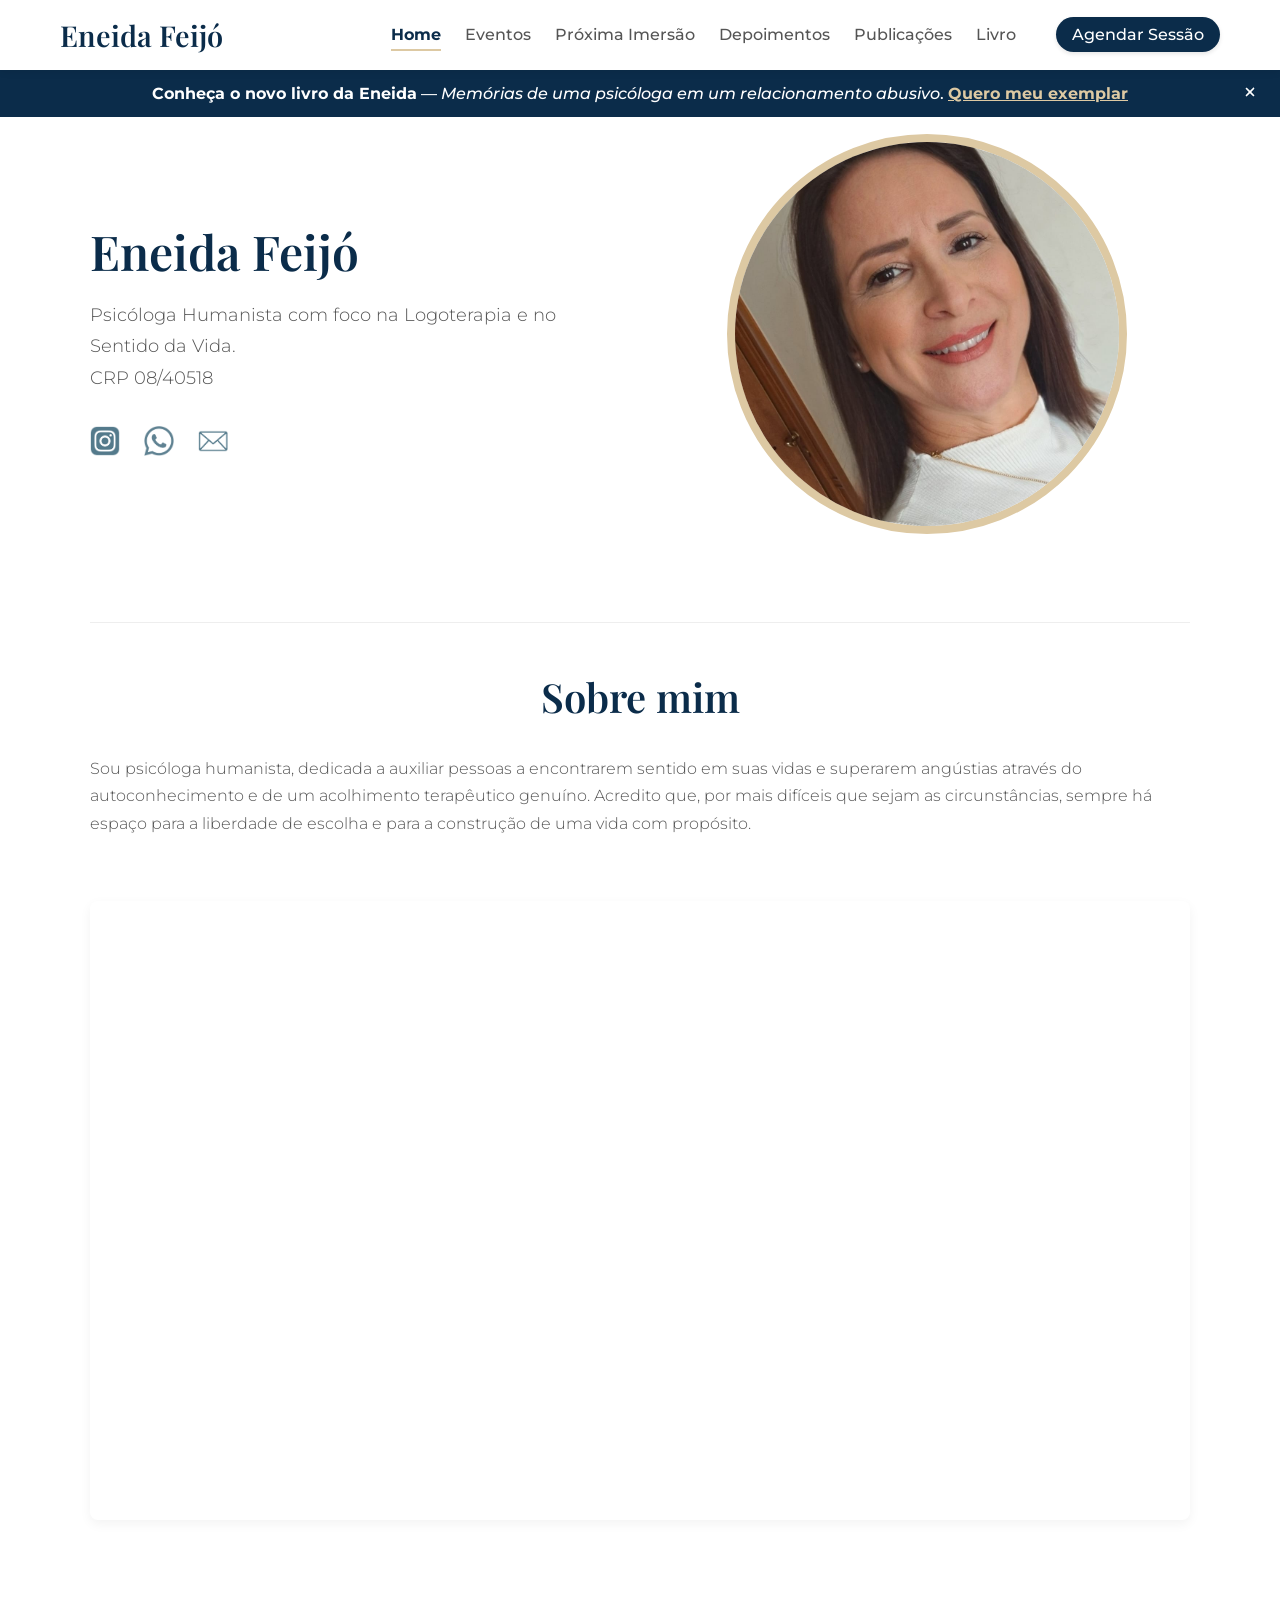
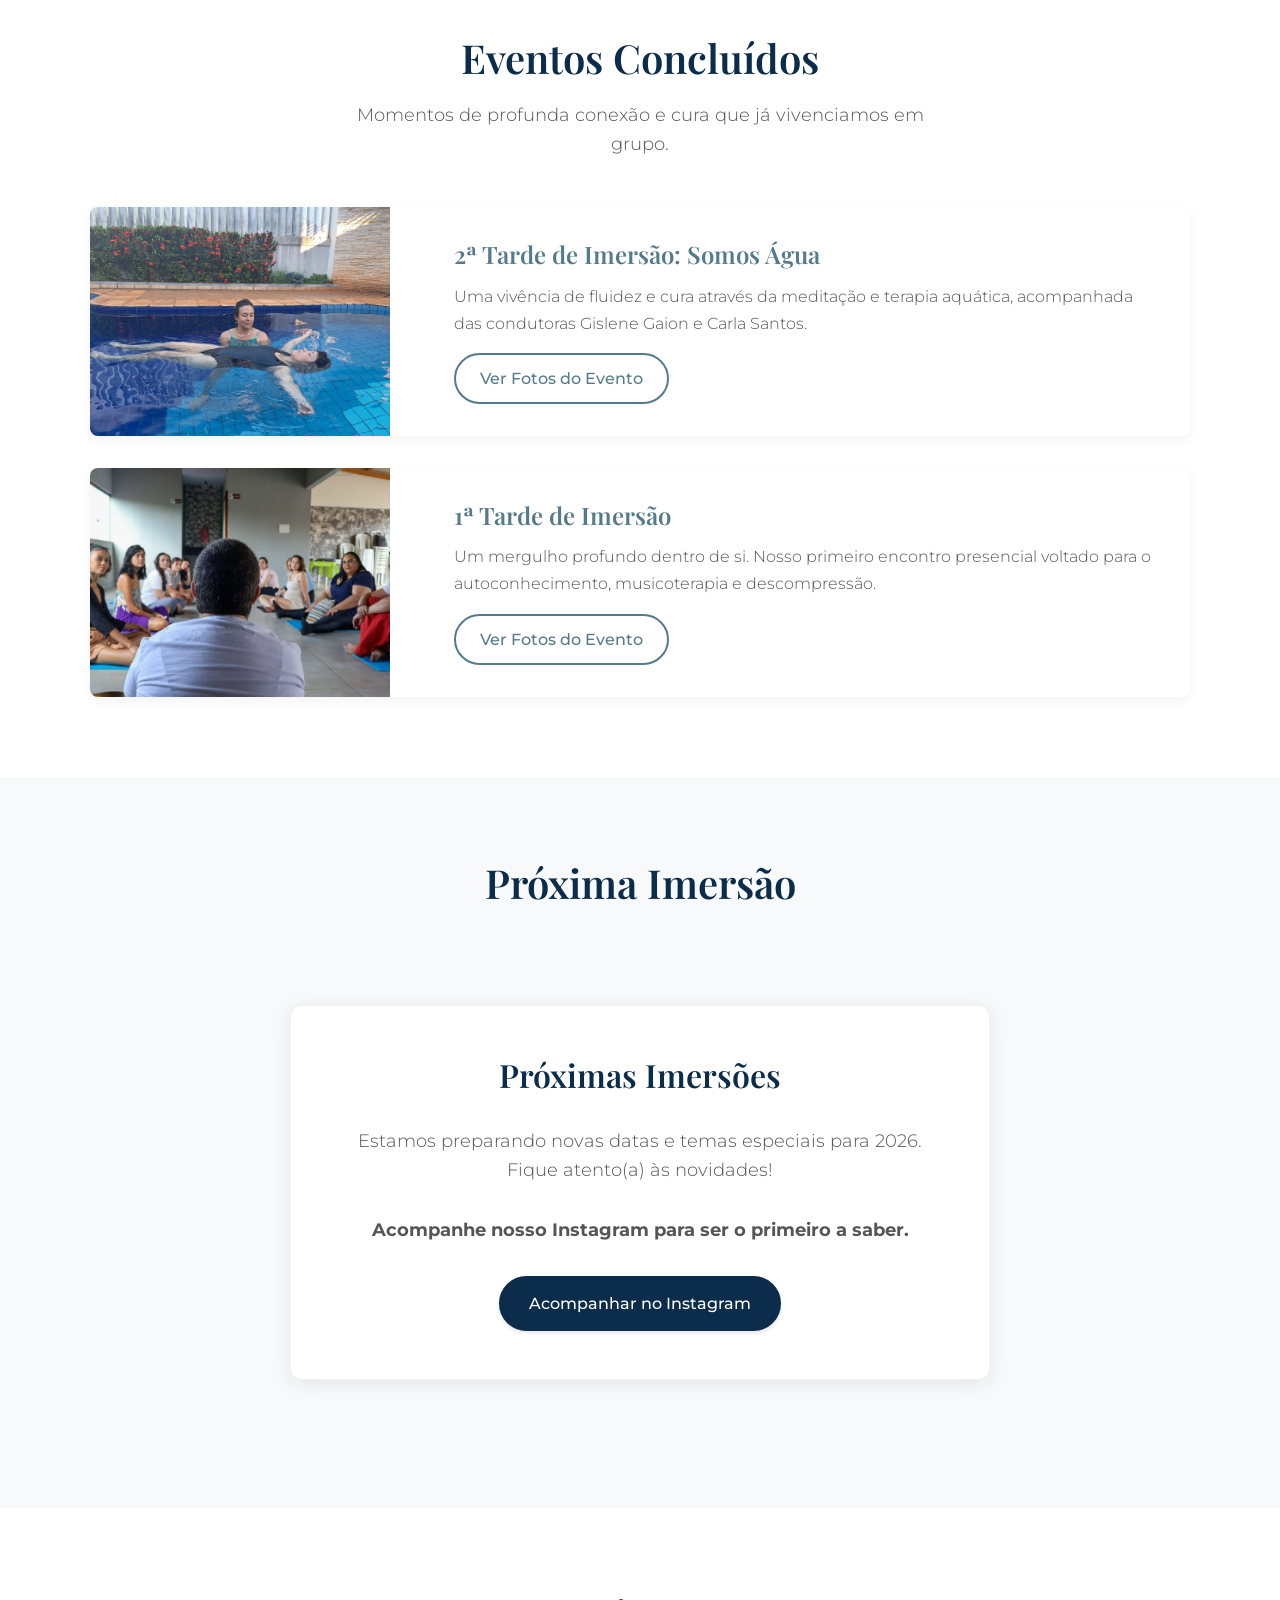
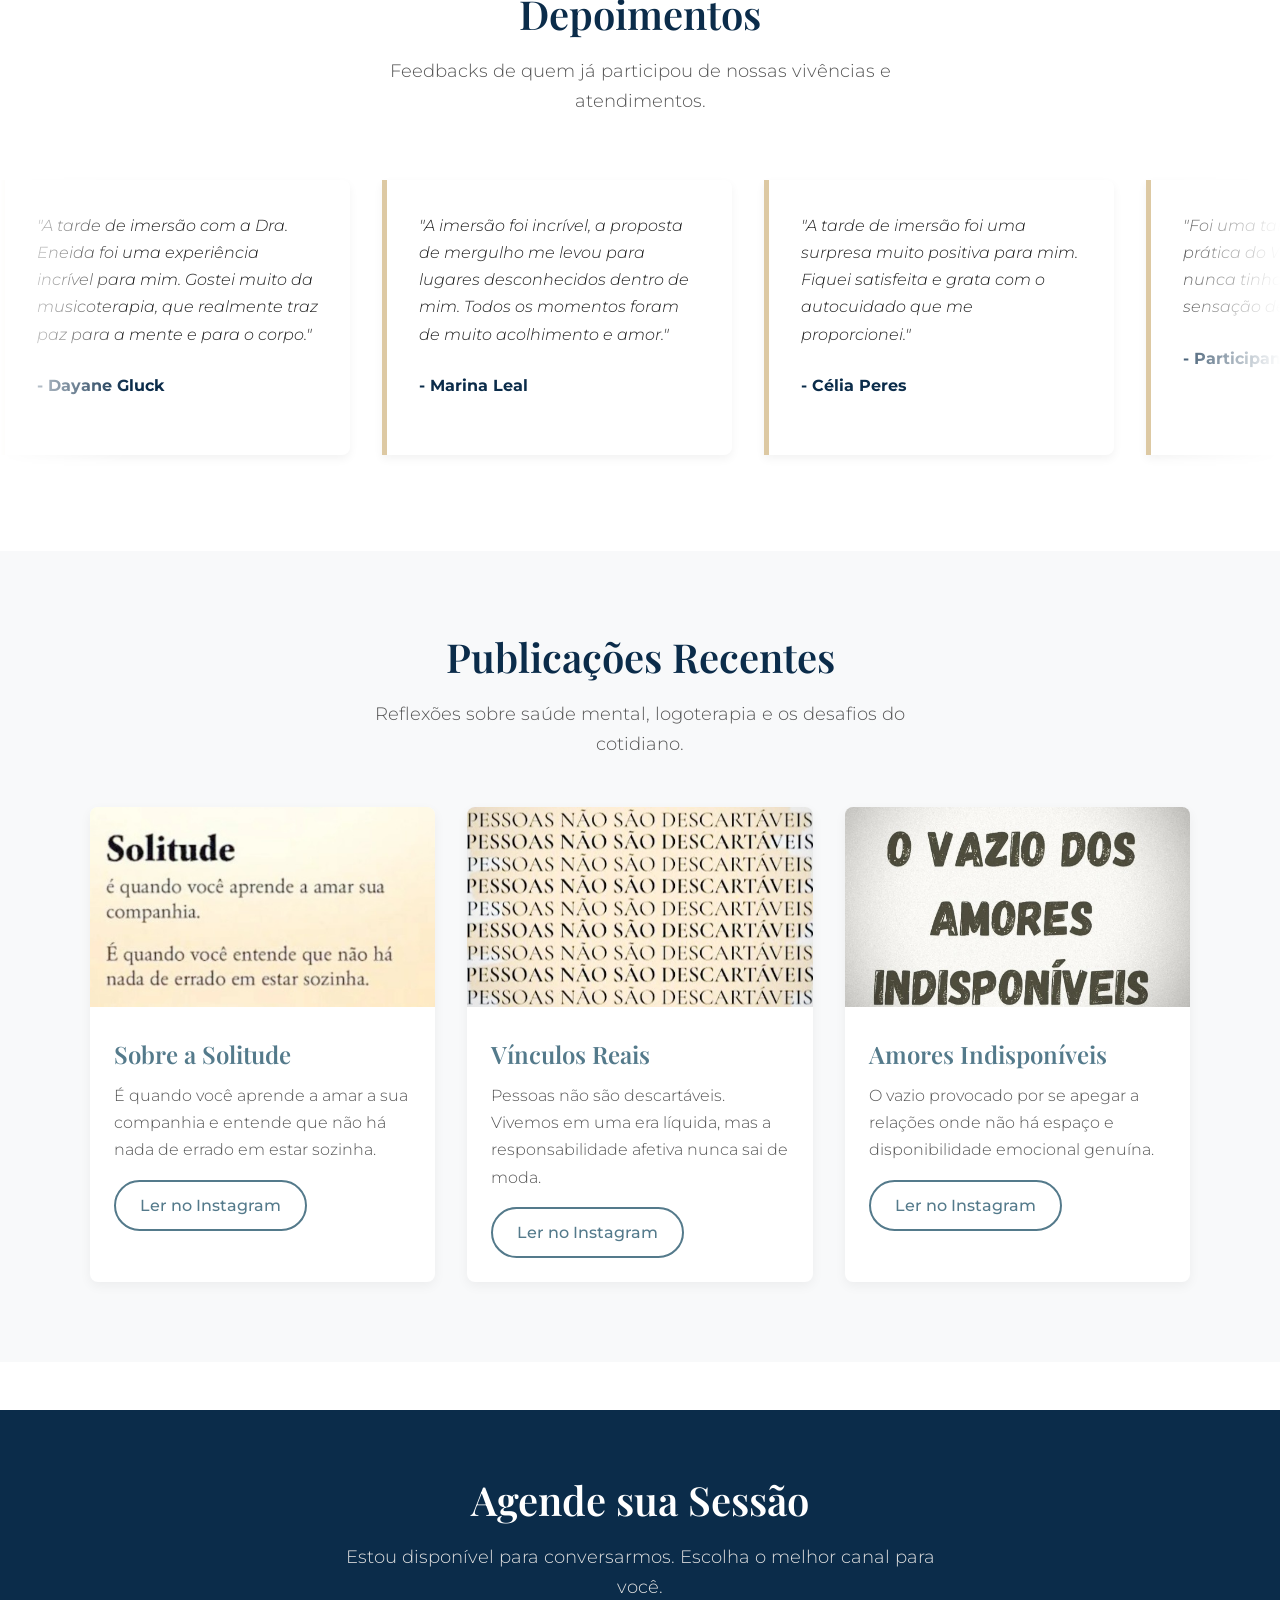
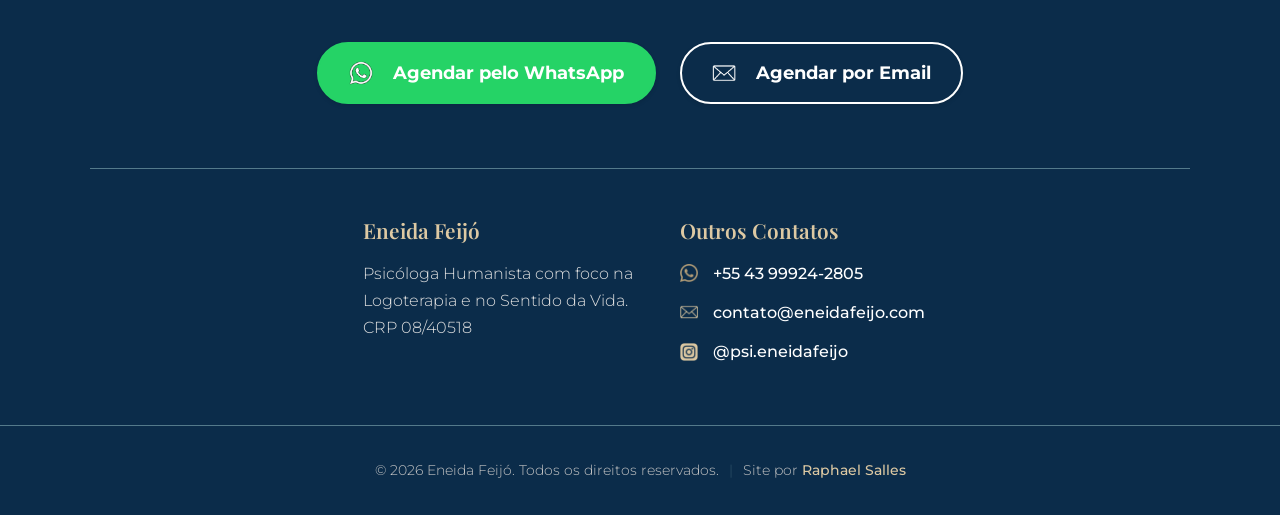
<file: index.html>
<!DOCTYPE html>
<html lang="pt-br">

<head>
    <meta charset="UTF-8">
    <meta name="viewport" content="width=device-width, initial-scale=1.0">
    <meta property="og:type" content="website">
    <meta property="og:url" content="https://eneidafeijo.com/">
    <meta property="og:title" content="Eneida Feijó - Psicóloga Humanista">
    <meta property="og:description"
        content="Psicóloga dedicada a auxiliar pessoas a encontrarem sentido em suas vidas através de um acolhimento terapêutico genuíno.">
    <meta property="og:image" content="https://eneidafeijo.com/assets/images/profissionais/eneida-portfolio.jpg">

    <meta property="twitter:card" content="summary_large_image">
    <meta property="twitter:url" content="https://eneidafeijo.com/">
    <meta property="twitter:title" content="Eneida Feijó - Psicóloga Humanista">
    <meta property="twitter:description"
        content="Psicóloga dedicada a auxiliar pessoas a encontrarem sentido em suas vidas através de um acolhimento terapêutico genuíno.">
    <meta property="twitter:image" content="https://eneidafeijo.com/assets/images/profissionais/eneida-portfolio.jpg">
    <title>Eneida Feijó - Psicóloga Humanista</title>

    <link rel="icon" type="image/png" href="./assets/images/ui/logo.png">

    <link rel="stylesheet" href="./assets/css/main.css">

    <link rel="preconnect" href="https://fonts.googleapis.com">
    <link rel="preconnect" href="https://fonts.gstatic.com" crossorigin>
    <link
        href="https://fonts.googleapis.com/css2?family=Montserrat:wght@300;400;500;700&family=Playfair+Display:wght@400;600&display=swap"
        rel="stylesheet">
</head>

<body>

    <div id="app-banner"></div>
    <header class="main-header" id="app-header"></header>

    <main>
        <section id="home" class="section-home">
            <div class="container">
                <div class="home-grid">

                    <div class="home-text">
                        <h1>Eneida Feijó</h1>
                        <p class="subtitle">Psicóloga Humanista com foco na Logoterapia e no Sentido da Vida.<br>CRP
                            08/40518</p>

                        <div class="social-icons">
                            <a href="https://www.instagram.com/psi.eneidafeijo/" target="_blank" aria-label="Instagram">
                                <img src="./assets/images/ui/instagram-azul.png" alt="Instagram" class="icon-intro">
                            </a>
                            <a href="https://wa.me/5543999242805" target="_blank" aria-label="WhatsApp">
                                <img src="./assets/images/ui/whatsapp-azul.png" alt="WhatsApp" class="icon-intro">
                            </a>
                            <a href="mailto:contato@eneidafeijo.com" aria-label="Email">
                                <img src="./assets/images/ui/email-azul.png" alt="Email" class="icon-intro">
                            </a>
                        </div>
                    </div>

                    <div class="home-image">
                        <img src="./assets/images/profissionais/eneida-portfolio.jpg" alt="Psicóloga Eneida Feijó">
                    </div>

                    <div class="home-bio">
                        <h2>Sobre mim</h2>
                        <p>Sou psicóloga humanista, dedicada a auxiliar pessoas a encontrarem sentido em suas vidas e
                            superarem angústias através do autoconhecimento e de um acolhimento terapêutico genuíno.
                            Acredito que, por mais difíceis que sejam as circunstâncias, sempre há espaço para a
                            liberdade de escolha e para a construção de uma vida com propósito.</p>
                    </div>

                    <div class="home-video-wrapper">
                        <iframe
                            src="https://www.youtube.com/embed/_Vg9Pw6vUlU?si=SUYnvyEhjFd2YHaq?rel=0&modestbranding=1"
                            title="Apresentação Eneida Feijó" frameborder="0"
                            allow="accelerometer; autoplay; clipboard-write; encrypted-media; gyroscope; picture-in-picture"
                            allowfullscreen></iframe>
                    </div>

                </div>
            </div>
        </section>

        <section id="eventos-concluidos" class="section-common">
            <div class="container">
                <h2 class="section-title">Eventos Concluídos</h2>
                <p class="section-subtitle">Momentos de profunda conexão e cura que já vivenciamos em grupo.</p>

                <div class="event-grid">
                    <div class="event-card">
                        <div class="event-card-image">
                            <img src="./assets/images/eventos/evento-tarde-de-imersao-2.jpg" alt="2ª Tarde de Imersão">
                        </div>
                        <div class="event-card-content">
                            <h3>2ª Tarde de Imersão: Somos Água</h3>
                            <p>Uma vivência de fluidez e cura através da meditação e terapia aquática, acompanhada das
                                condutoras Gislene Gaion e Carla Santos.</p>
                            <a href="pages/tardedeimersao2/index.html" class="btn-secondary">Ver Fotos do Evento</a>
                        </div>
                    </div>

                    <div class="event-card">
                        <div class="event-card-image">
                            <img src="./assets/images/eventos/evento-tarde-de-imersao-1.jpg" alt="1ª Tarde de Imersão">
                        </div>
                        <div class="event-card-content">
                            <h3>1ª Tarde de Imersão</h3>
                            <p>Um mergulho profundo dentro de si. Nosso primeiro encontro presencial voltado para o
                                autoconhecimento, musicoterapia e descompressão.</p>
                            <a href="pages/tardedeimersao1/index.html" class="btn-secondary">Ver Fotos do Evento</a>
                        </div>
                    </div>
                </div>
            </div>
        </section>

        <section id="proximos-eventos" class="section-common section-bg-alt">
            <div class="container">
                <h2 class="section-title">Próxima Imersão</h2>
                <div class="upcoming-event-container">
                    <div class="save-the-date-card">
                        <h3>3ª Tarde de Imersão: A cura que vem da terra</h3>
                        <div class="date-box">18/04</div>
                        <p>Um convite para relaxar, enraizar e reconectar-se. Vagas
                            limitadas!</p>
                        <br>
                        <a href="pages/tardedeimersao3/index.html" class="btn-primary">Garantir minha vaga</a>
                    </div>
                </div>
            </div>
        </section>

        <section id="depoimentos" class="section-common">
            <div class="container">
                <h2 class="section-title">Depoimentos</h2>
                <p class="section-subtitle">Feedbacks de quem já participou de nossas vivências e atendimentos.</p>
            </div>

            <div class="testimonial-scroller">
                <div class="testimonial-scroller-inner">
                    <div class="testimonial-card-scrolling">
                        <p class="quote">"A tarde de imersão com a Dra. Eneida foi uma experiência incrível para mim.
                            Gostei muito da musicoterapia, que realmente traz paz para a mente e para o corpo."</p>
                        <span class="author">- Dayane Gluck</span>
                    </div>
                    <div class="testimonial-card-scrolling">
                        <p class="quote">"A imersão foi incrível, a proposta de mergulho me levou para lugares
                            desconhecidos dentro de mim. Todos os momentos foram de muito acolhimento e amor."</p>
                        <span class="author">- Marina Leal</span>
                    </div>
                    <div class="testimonial-card-scrolling">
                        <p class="quote">"A tarde de imersão foi uma surpresa muito positiva para mim. Fiquei satisfeita
                            e grata com o autocuidado que me proporcionei."</p>
                        <span class="author">- Célia Peres</span>
                    </div>
                    <div class="testimonial-card-scrolling">
                        <p class="quote">"Foi uma tarde revigorante. A prática do Watsu foi algo que nunca tinha
                            experimentado, uma sensação de leveza total."</p>
                        <span class="author">- Participante da Imersão 2</span>
                    </div>
                    <div class="testimonial-card-scrolling">
                        <p class="quote">"Sair da rotina e conectar com a água foi essencial para meu final de ano.
                            Gratidão Eneida!"</p>
                        <span class="author">- Participante da Imersão 2</span>
                    </div>
                </div>
            </div>
        </section>

        <section id="publicacoes" class="section-common section-bg-alt">
            <div class="container">
                <h2 class="section-title">Publicações Recentes</h2>
                <p class="section-subtitle">Reflexões sobre saúde mental, logoterapia e os desafios do cotidiano.</p>

                <div class="publication-grid">
                    <div class="publication-card">
                        <img src="./assets/images/posts/post-solitude-amar-a-propria-companhia.jpeg" alt="Solitude">
                        <h3>Sobre a Solitude</h3>
                        <p>É quando você aprende a amar a sua companhia e entende que não há nada de errado em estar
                            sozinha.</p>
                        <a href="https://www.instagram.com/p/DOPGVZWkYAW/?igsh=dzVzY2w1NGh0NGZo&img_index=1"
                            target="_blank" class="btn-secondary">Ler no Instagram</a>
                    </div>
                    <div class="publication-card">
                        <img src="./assets/images/posts/post-pessoas-nao-sao-descartaveis.jpeg"
                            alt="Pessoas não são descartáveis">
                        <h3>Vínculos Reais</h3>
                        <p>Pessoas não são descartáveis. Vivemos em uma era líquida, mas a responsabilidade afetiva
                            nunca sai de moda.</p>
                        <a href="https://www.instagram.com/p/DOH5jujEdta/?igsh=MXU3M2F1MHpsc2RhYg%3D%3D" target="_blank"
                            class="btn-secondary">Ler no Instagram</a>
                    </div>
                    <div class="publication-card">
                        <img src="./assets/images/posts/post-o-vazio-dos-amores-indisponiveis.jpeg"
                            alt="O vazio dos amores indisponíveis">
                        <h3>Amores Indisponíveis</h3>
                        <p>O vazio provocado por se apegar a relações onde não há espaço e disponibilidade emocional
                            genuína.</p>
                        <a href="https://www.instagram.com/p/DRIhol_EYol/?igsh=MXVjd3Rtd3o1OWtwOA%3D%3D" target="_blank"
                            class="btn-secondary">Ler no Instagram</a>
                    </div>
                </div>
            </div>
        </section>
    </main>

    <footer class="main-footer" id="app-footer"></footer>

    <script type="module" src="./assets/js/main.js"></script>
</body>

</html>
</file>
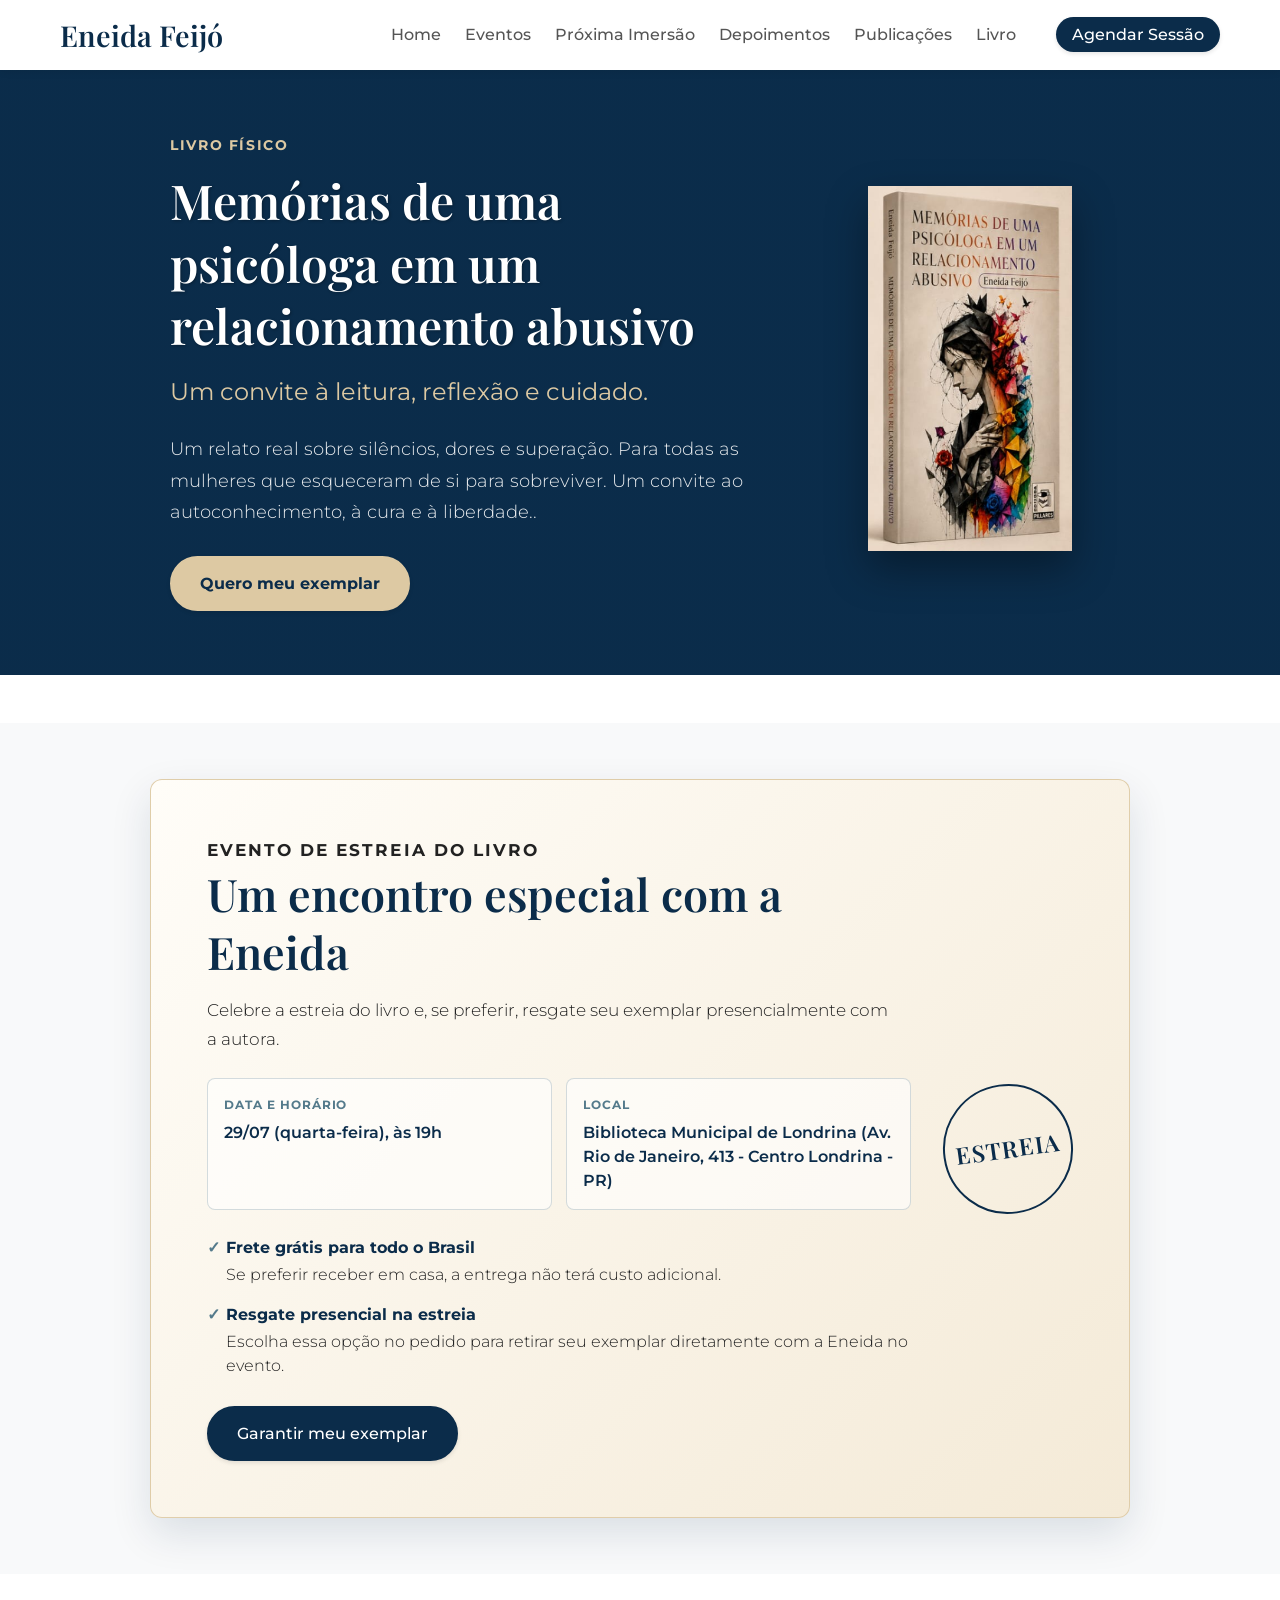
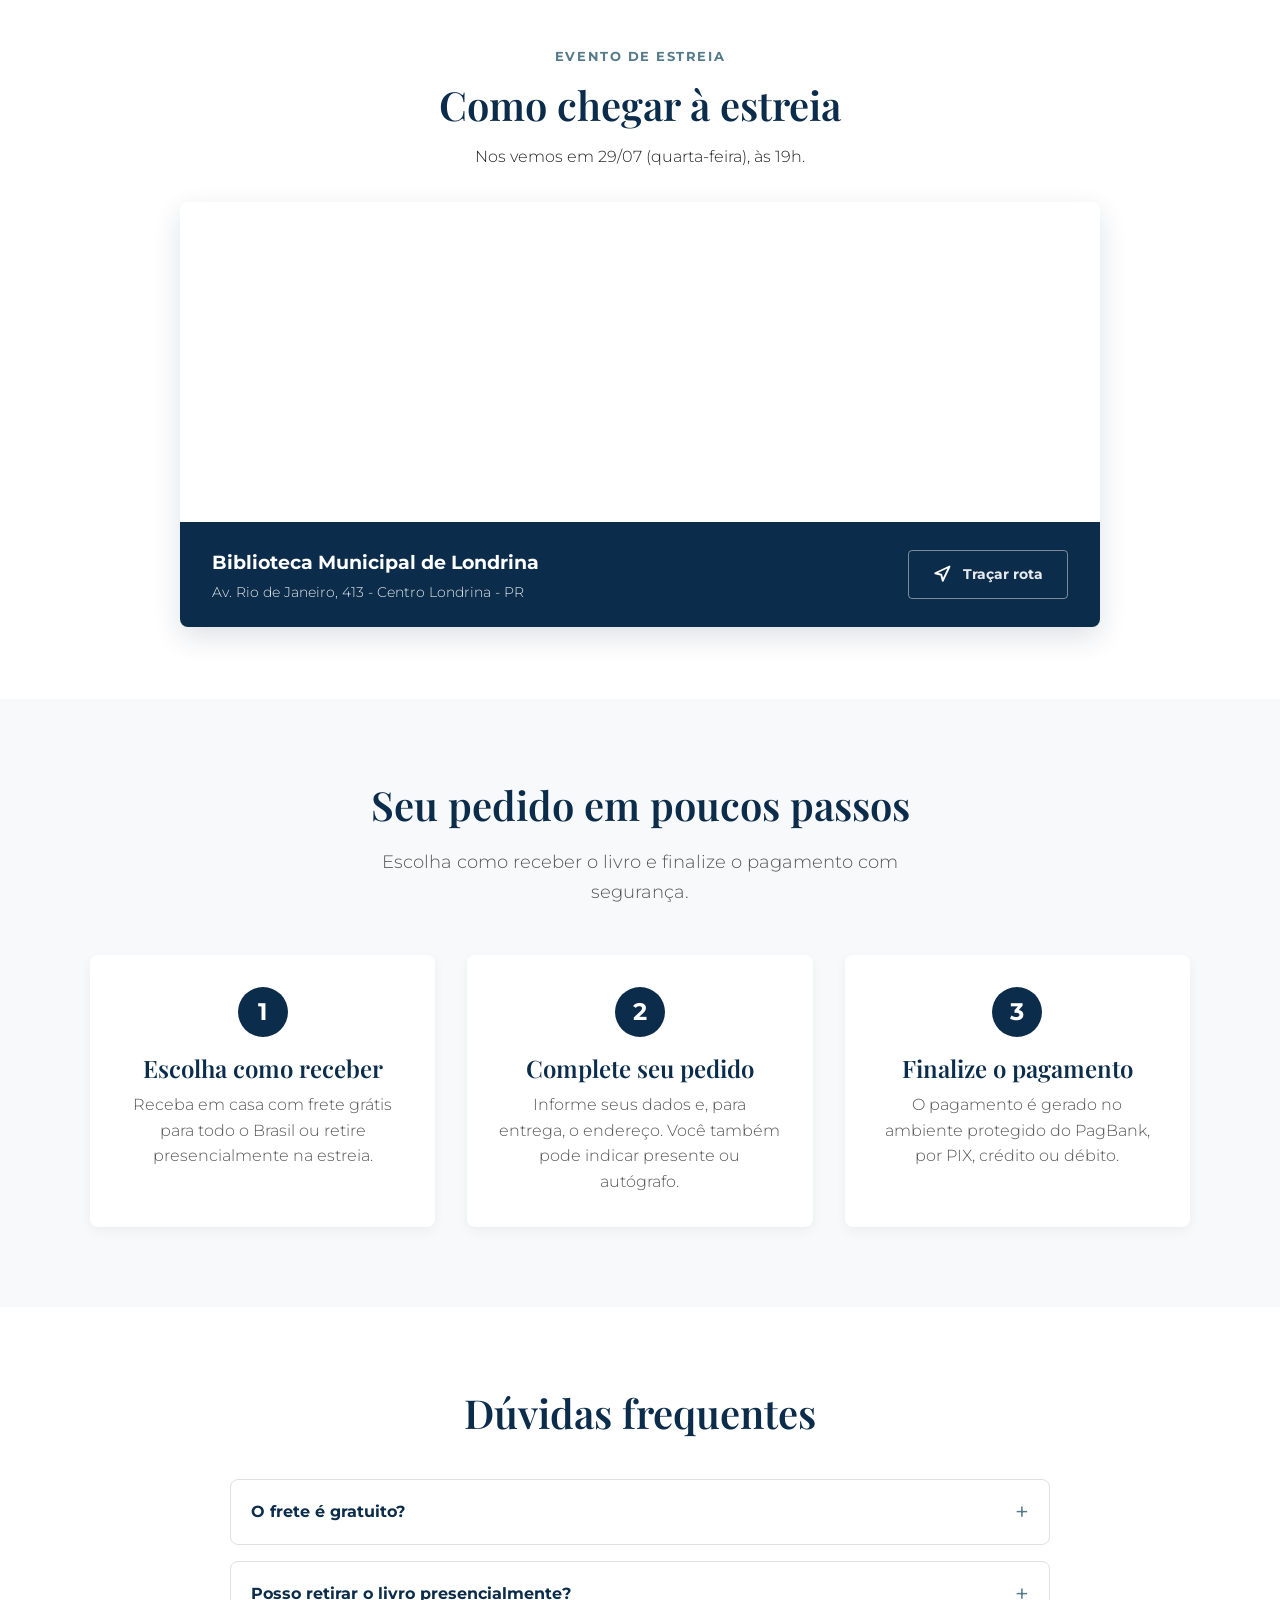
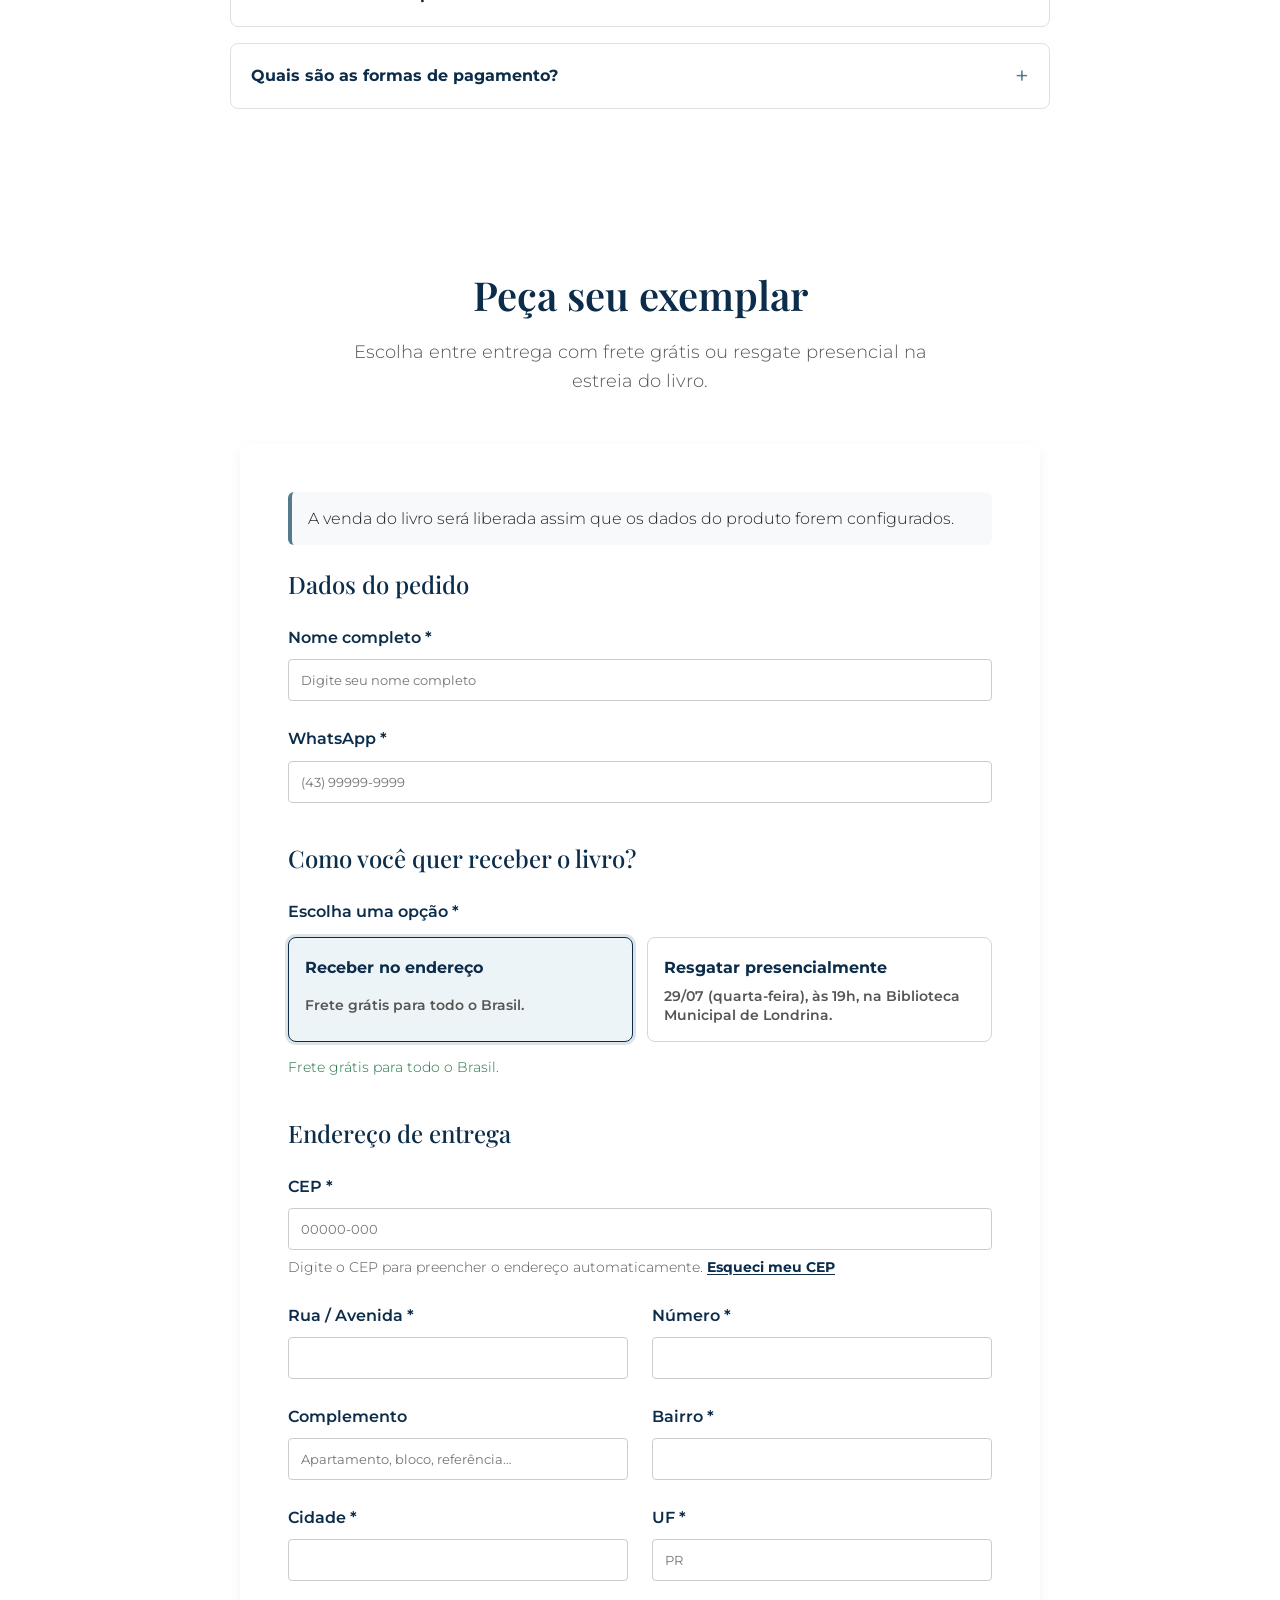
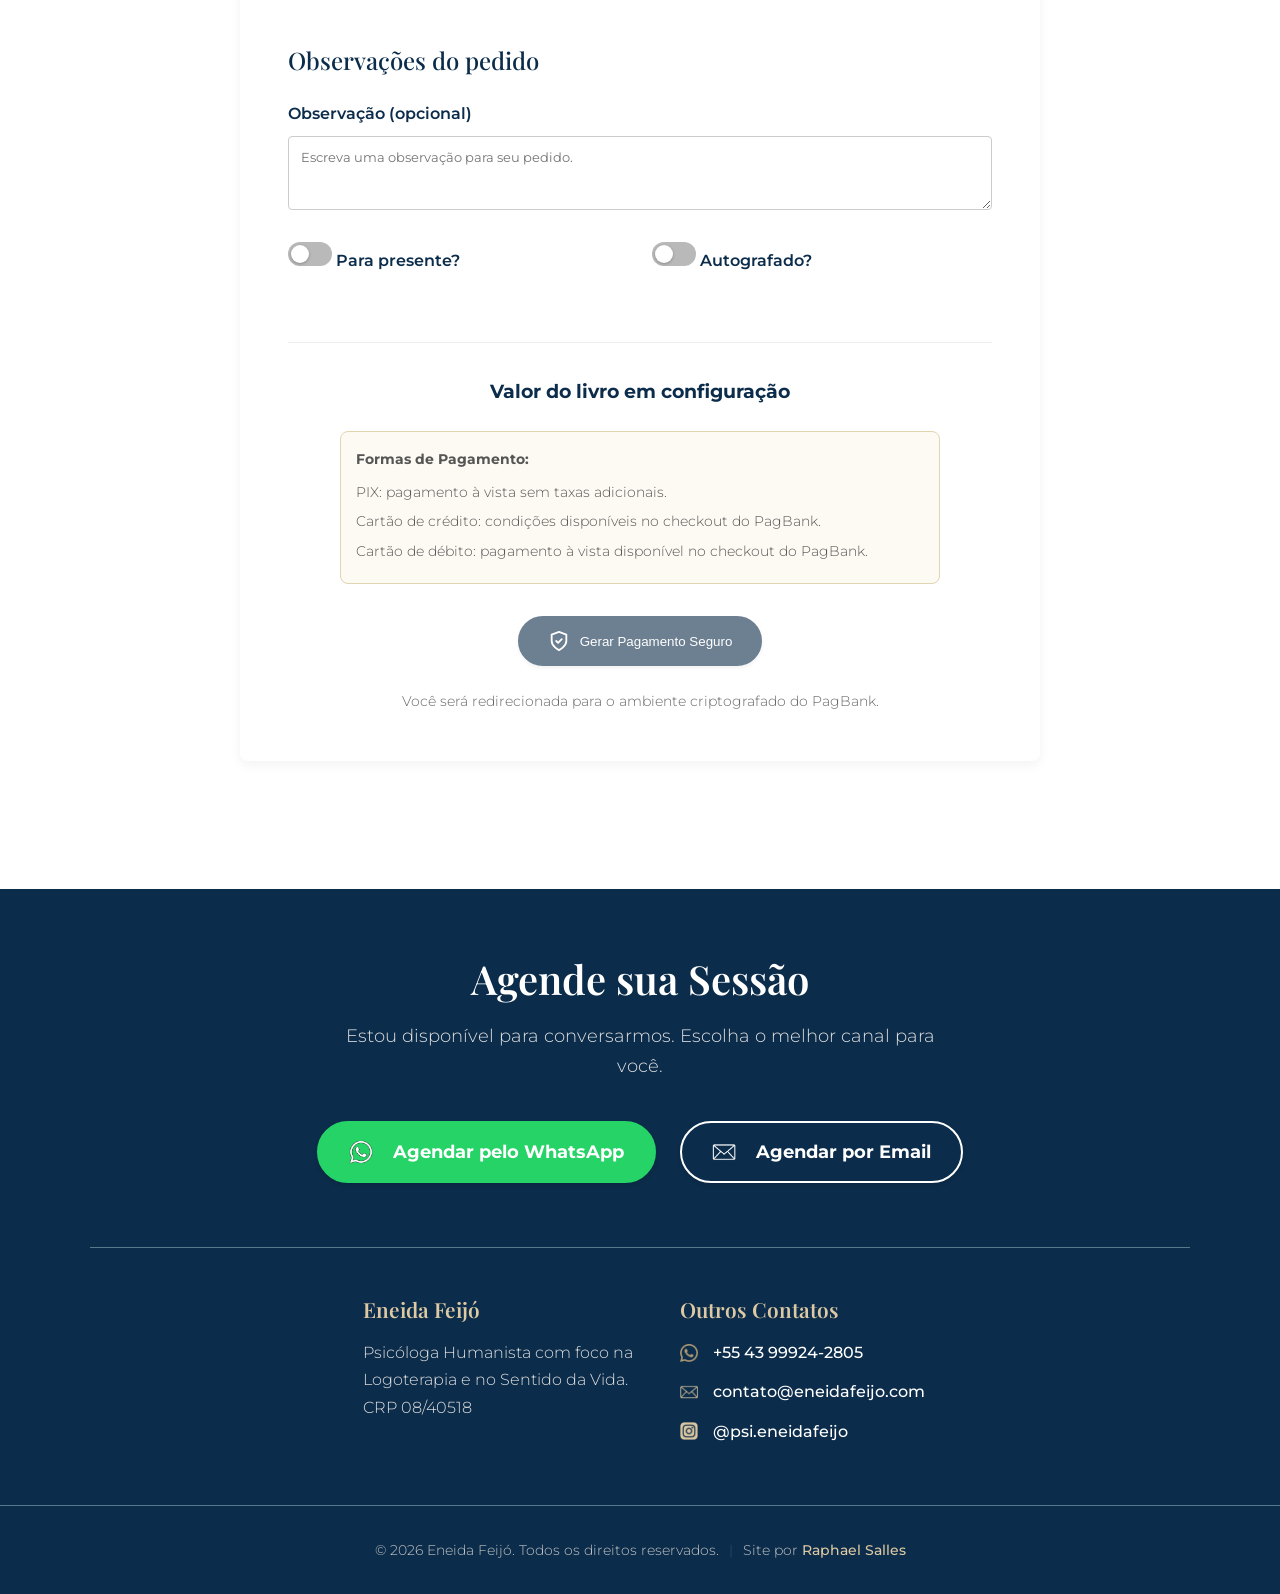
<file: pages/livro/index.html>
<!DOCTYPE html>
<html lang="pt-br">

<head>
    <meta charset="UTF-8">
    <meta name="viewport" content="width=device-width, initial-scale=1.0">
    <meta name="description" content="Memórias de uma psicóloga em um relacionamento abusivo, de Eneida Feijó. Frete grátis para todo o Brasil.">
    <title>Memórias de uma psicóloga em um relacionamento abusivo - Eneida Feijó</title>

    <link rel="icon" type="image/png" href="../../assets/images/ui/logo.png">
    <link rel="stylesheet" href="../../assets/css/main.css">
    <link rel="preconnect" href="https://fonts.googleapis.com">
    <link rel="preconnect" href="https://fonts.gstatic.com" crossorigin>
    <link
        href="https://fonts.googleapis.com/css2?family=Montserrat:wght@300;400;500;700&family=Playfair+Display:wght@400;600&display=swap"
        rel="stylesheet">
</head>

<body>
    <div id="app-banner"></div>
    <header class="main-header" id="app-header"></header>

    <main>
        <div id="sales-hero"></div>
        <div id="sales-highlight"></div>
        <div id="sales-location"></div>
        <div id="sales-benefits"></div>
        <div id="sales-faq"></div>
        <div id="sales-checkout"></div>

        <noscript>
            <section class="section-common">
                <div class="container">
                    <p>Ative o JavaScript no navegador para preencher o pedido e gerar o pagamento seguro.</p>
                </div>
            </section>
        </noscript>
    </main>

    <footer class="main-footer" id="app-footer"></footer>
    <script type="module" src="../../assets/js/main.js"></script>
    <script type="module" src="../../assets/js/pages/sales/book-sales-page.js"></script>
</body>

</html>
</file>
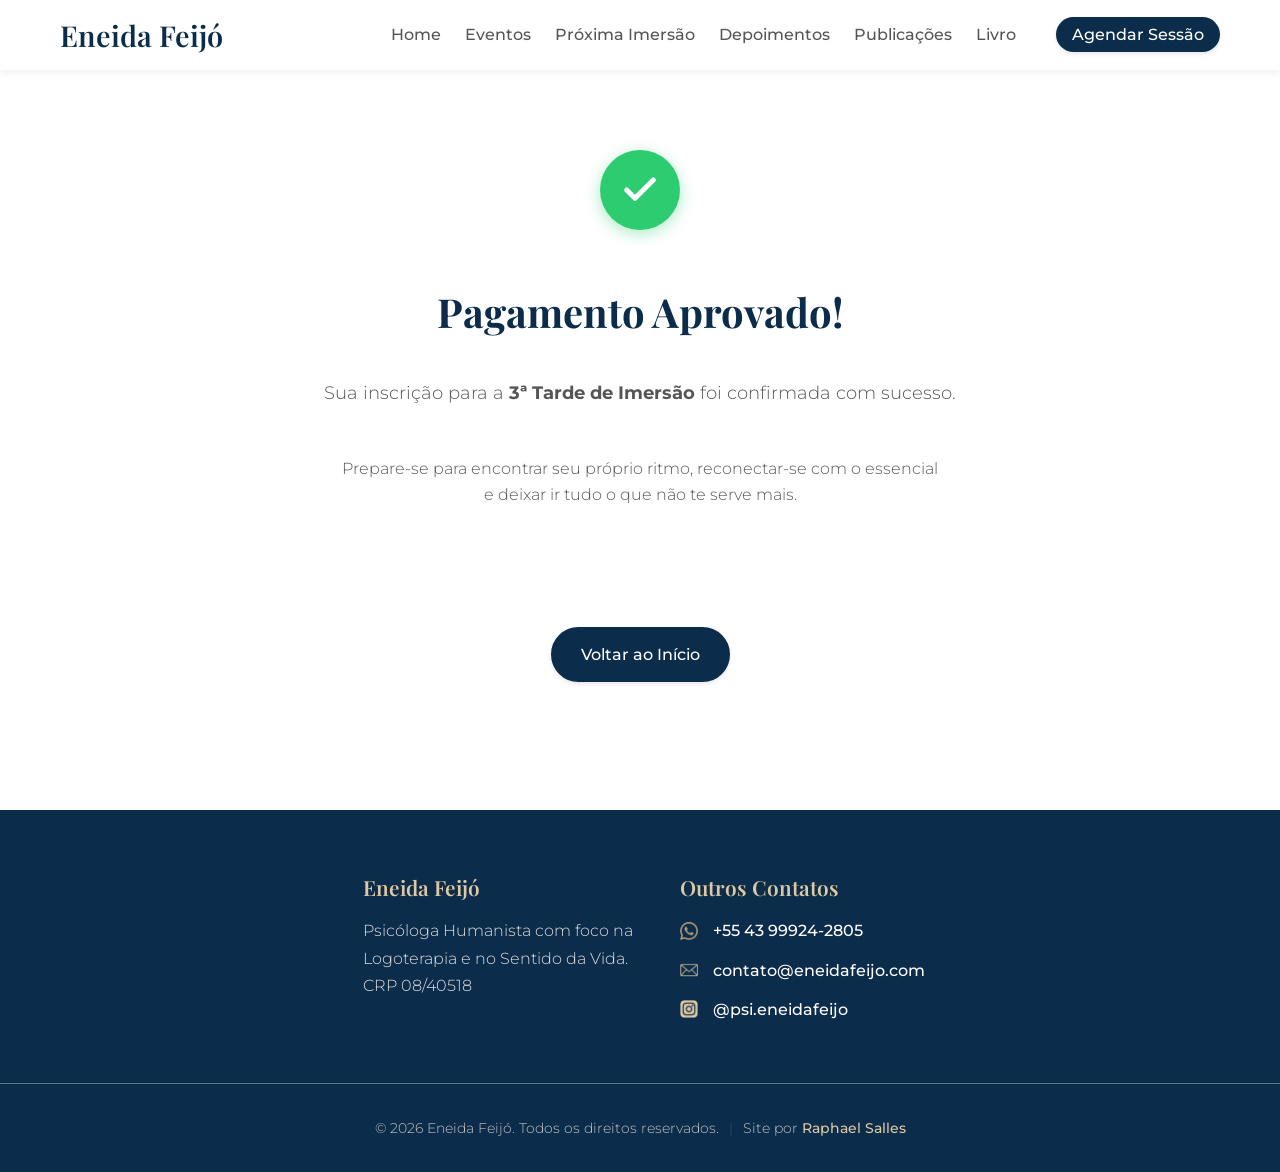
<file: pages/sucesso/index.html>
<!DOCTYPE html>
<html lang="pt-br">

<head>
    <meta charset="UTF-8">
    <meta name="viewport" content="width=device-width, initial-scale=1.0">
    <title>Pagamento Aprovado - Eneida Feijó</title>

    <link rel="icon" type="image/png" href="../../assets/images/ui/logo.png">
    <link rel="stylesheet" href="../../assets/css/main.css">
    <link rel="preconnect" href="https://fonts.googleapis.com">
    <link rel="preconnect" href="https://fonts.gstatic.com" crossorigin>
    <link
        href="https://fonts.googleapis.com/css2?family=Montserrat:wght@300;400;500;700&family=Playfair+Display:wght@400;600&display=swap"
        rel="stylesheet">

    <style>
        #footer-cta {
            display: none !important;
        }
    </style>
</head>

<body>
    <div id="app-banner"></div>
    <header class="main-header" id="app-header"></header>

    <main>
        <section class="success-section">
            <div class="container">
                <div class="success-container">
                    <div class="success-icon-circle">
                        <svg xmlns="http://www.w3.org/2000/svg" width="40" height="40" viewBox="0 0 24 24" fill="none"
                            stroke="white" stroke-width="3" stroke-linecap="round" stroke-linejoin="round">
                            <polyline points="20 6 9 17 4 12"></polyline>
                        </svg>
                    </div>

                    <h1 class="success-title">Pagamento Aprovado!</h1>
                    <p class="success-subtitle">Sua inscrição para a <strong>3ª Tarde de Imersão</strong> foi confirmada
                        com sucesso.</p>
                    <p class="success-description">Prepare-se para encontrar seu próprio ritmo, reconectar-se com o
                        essencial e deixar ir tudo o que não te serve mais.</p>

                    <div id="action-buttons" class="action-buttons">
                        <a href="../../index.html" class="btn-primary">Voltar ao Início</a>
                    </div>
                </div>
            </div>
        </section>
    </main>

    <footer class="main-footer" id="app-footer"></footer>

    <script type="module" src="../../assets/js/main.js"></script>

    <script>
        document.addEventListener('DOMContentLoaded', () => {
            // Analisa a URL da página (ex: .../sucesso/index.html?receipt_url=https://...)
            const urlParams = new URLSearchParams(window.location.search);
            const receiptUrl = urlParams.get('receipt_url');

            // Se a operadora enviou um link de comprovante, criamos o botão dinamicamente
            if (receiptUrl) {
                const actionContainer = document.getElementById('action-buttons');

                const btnComprovante = document.createElement('a');
                btnComprovante.href = receiptUrl;
                btnComprovante.target = '_blank'; // Abre em nova aba
                btnComprovante.className = 'btn-secondary';
                btnComprovante.style.display = 'inline-flex';
                btnComprovante.style.alignItems = 'center';
                btnComprovante.style.gap = '8px';

                // Coloca um ícone de "documento" no botão
                btnComprovante.innerHTML = `
                    <svg xmlns="http://www.w3.org/2000/svg" width="18" height="18" viewBox="0 0 24 24" fill="none" stroke="currentColor" stroke-width="2" stroke-linecap="round" stroke-linejoin="round">
                        <path d="M14 2H6a2 2 0 0 0-2 2v16a2 2 0 0 0 2 2h12a2 2 0 0 0 2-2V8z"></path>
                        <polyline points="14 2 14 8 20 8"></polyline>
                        <line x1="16" y1="13" x2="8" y2="13"></line>
                        <line x1="16" y1="17" x2="8" y2="17"></line>
                        <polyline points="10 9 9 9 8 9"></polyline>
                    </svg>
                    Ver Comprovante
                `;

                // Adiciona o botão do lado do "Voltar ao Início"
                actionContainer.appendChild(btnComprovante);
            }
        });
    </script>
</body>

</html>
</file>
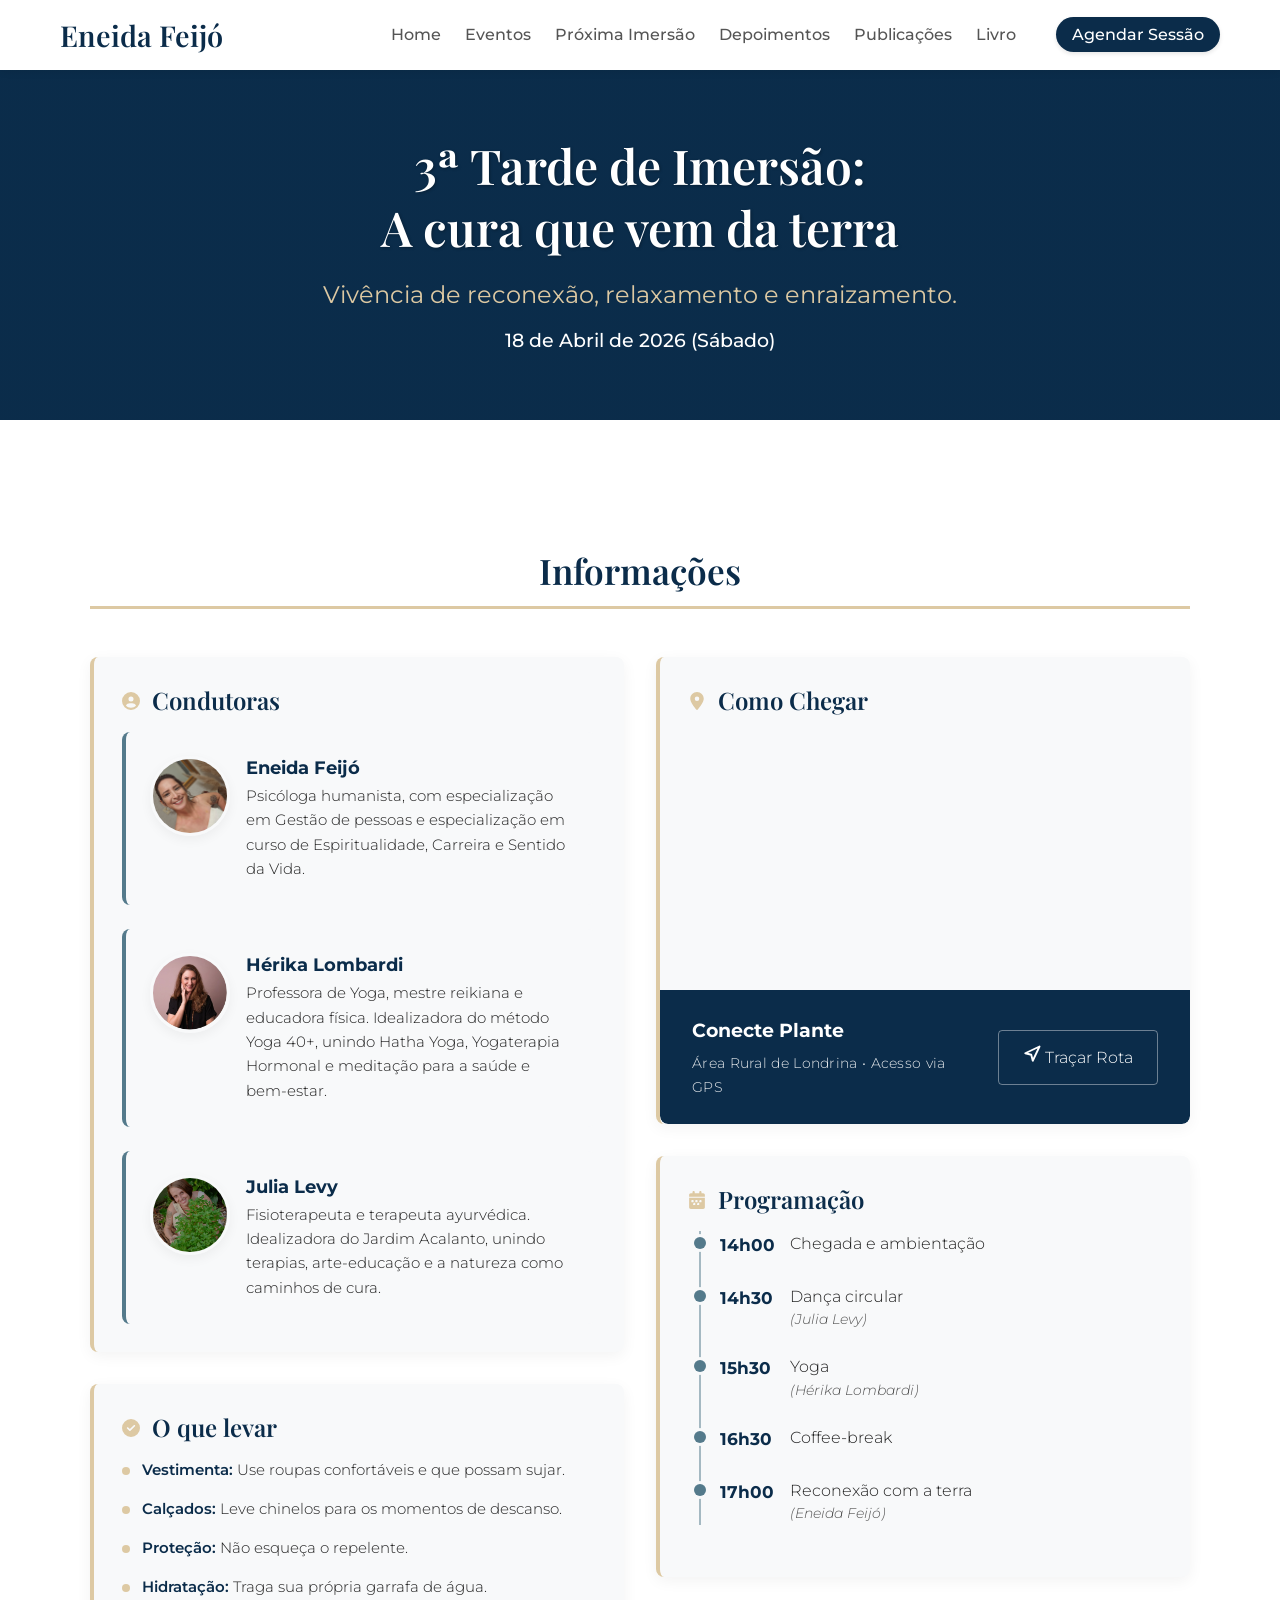
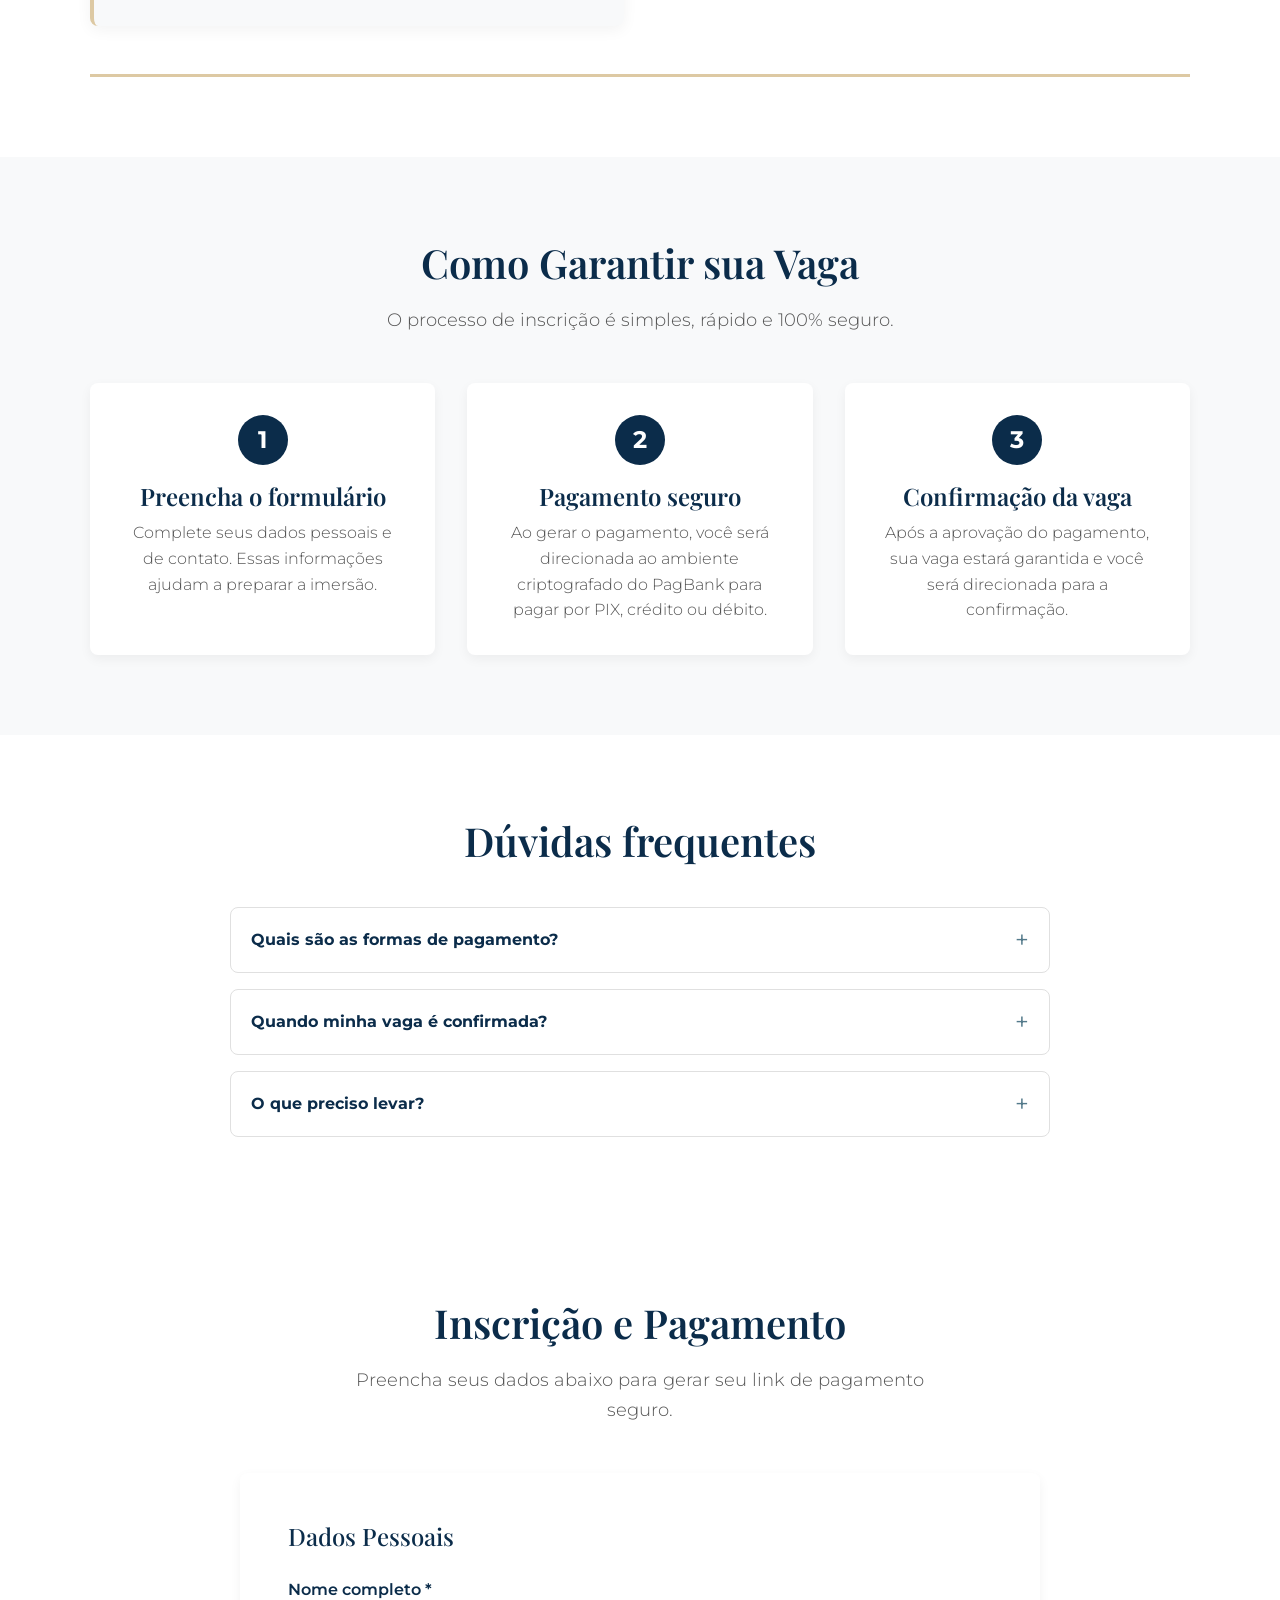
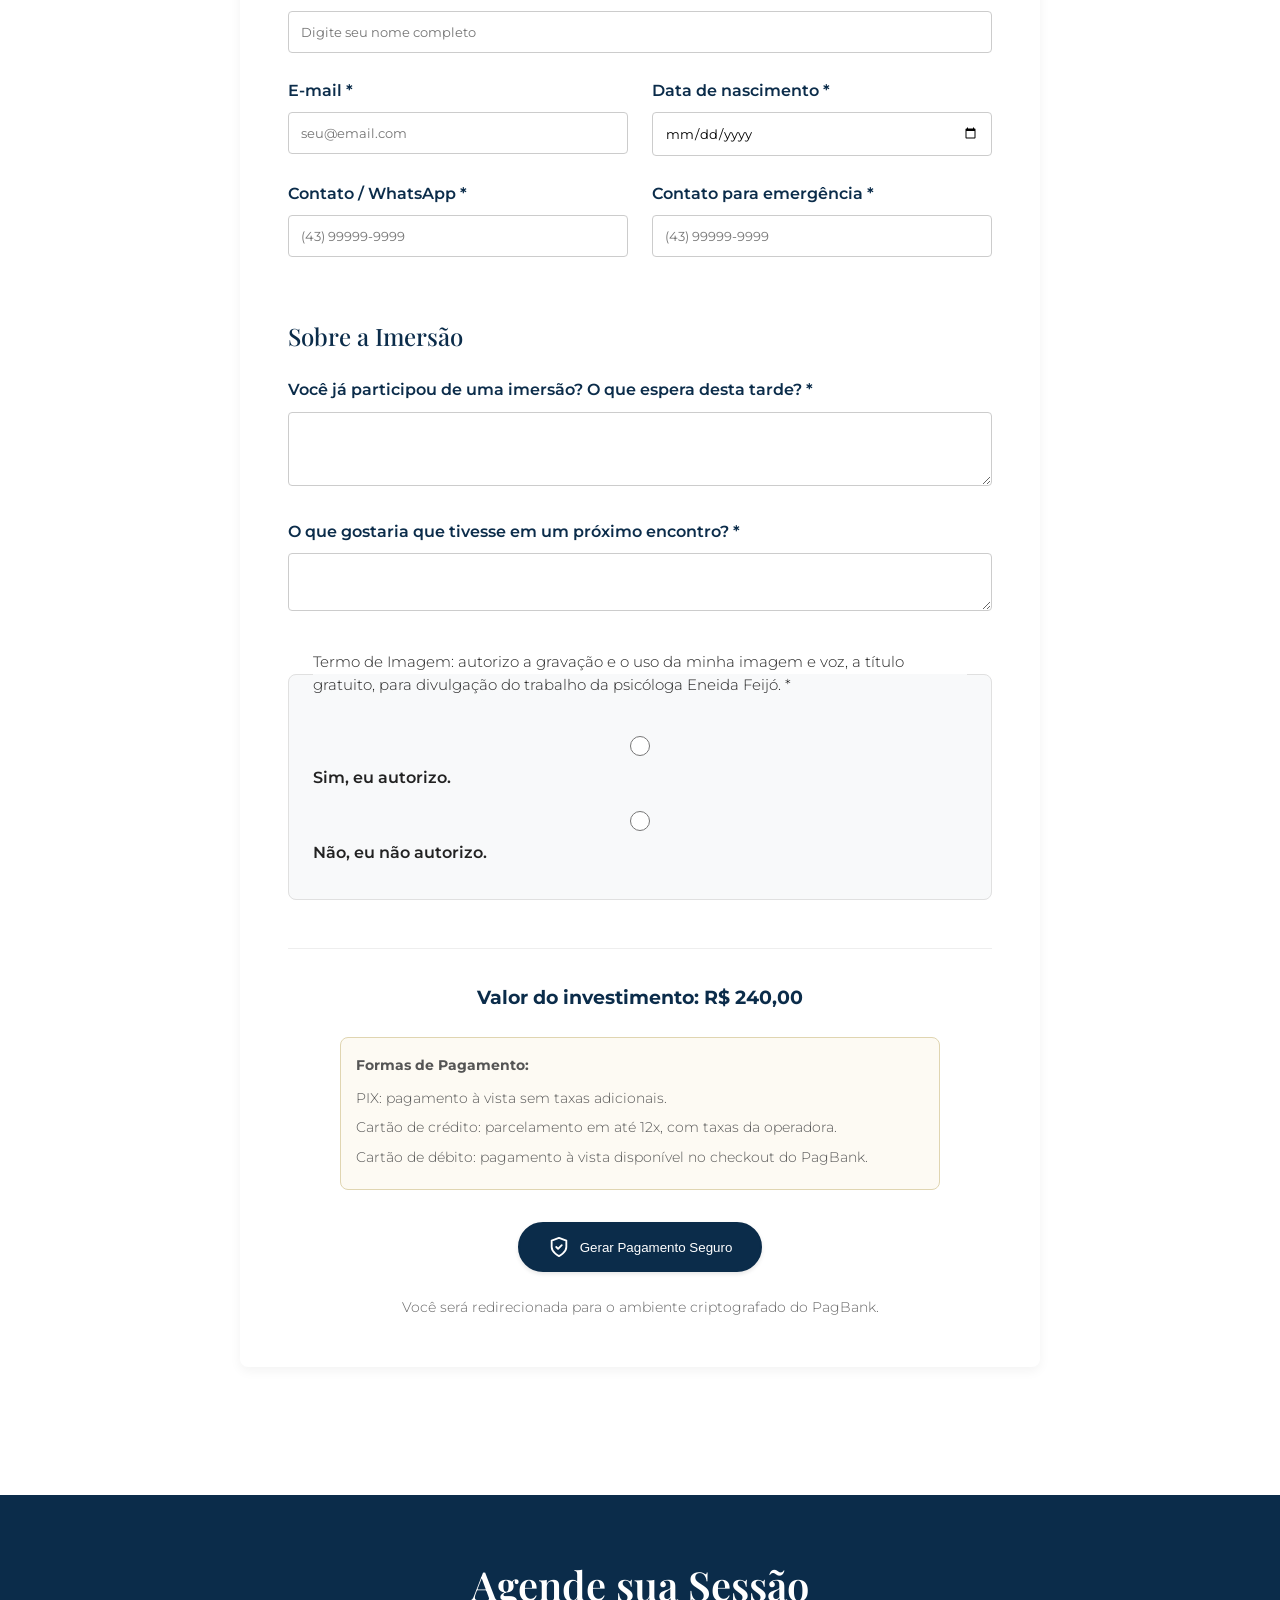
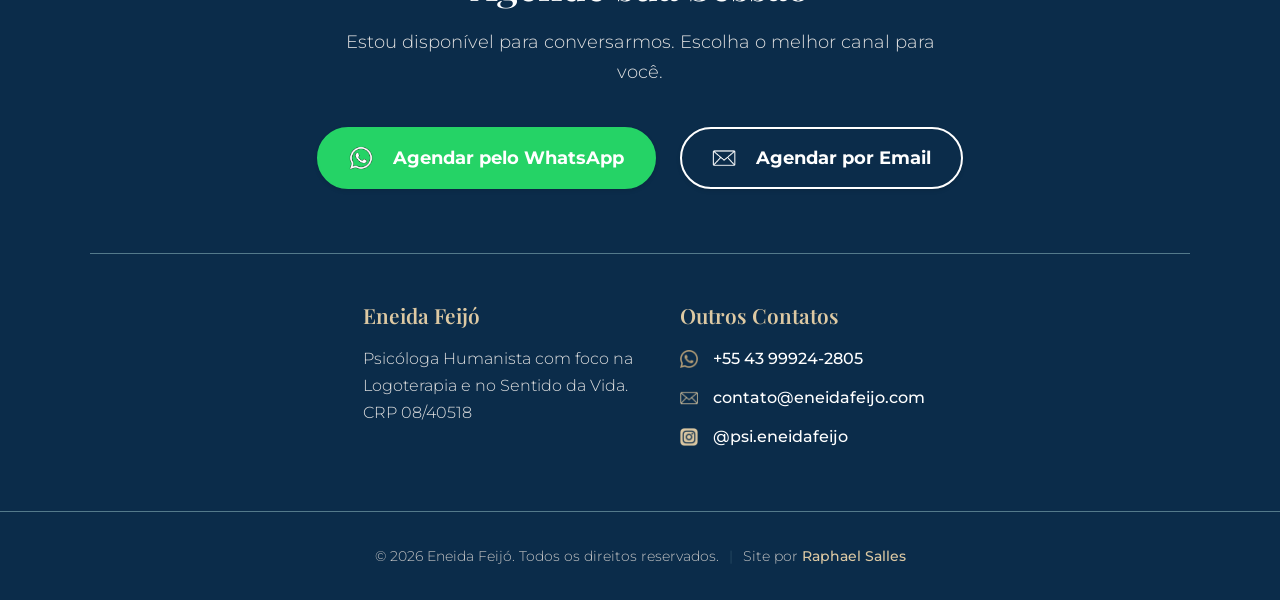
<file: pages/tardedeimersao3/index.html>
<!DOCTYPE html>
<html lang="pt-br">

<head>
    <meta charset="UTF-8">
    <meta name="viewport" content="width=device-width, initial-scale=1.0">
    <title>3ª Tarde de Imersão: A cura que vem da terra - Eneida Feijó</title>

    <link rel="icon" type="image/png" href="../../assets/images/ui/logo.png">
    <link rel="stylesheet" href="../../assets/css/main.css">
    <link rel="stylesheet" href="../../assets/css/pages/eventos-atuais.css">
    <link rel="preconnect" href="https://fonts.googleapis.com">
    <link rel="preconnect" href="https://fonts.gstatic.com" crossorigin>
    <link
        href="https://fonts.googleapis.com/css2?family=Montserrat:wght@300;400;500;700&family=Playfair+Display:wght@400;600&display=swap"
        rel="stylesheet">
</head>

<body>
    <div id="app-banner"></div>
    <header class="main-header" id="app-header"></header>

    <main>
        <div id="sales-hero"></div>

        <section class="event-details-section">
            <div class="container">
                <h2 class="section-title-alt">Informações</h2>

                <div class="event-layout-columns">
                    <div class="event-column">
                        <div class="event-info-item">
                            <h3>
                                <svg xmlns="http://www.w3.org/2000/svg" viewBox="0 0 512 512" width="18" height="18" fill="currentColor" aria-hidden="true">
                                    <path d="M399 384.2C376.9 345.8 335.4 320 288 320H224c-47.4 0-88.9 25.8-111 64.2c35.2 39.2 86.2 63.8 143 63.8s107.8-24.7 143-63.8zM0 256a256 256 0 1 1 512 0A256 256 0 1 1 0 256zm256 16a72 72 0 1 0 0-144 72 72 0 1 0 0 144z" />
                                </svg>
                                Condutoras
                            </h3>
                            <div class="prof-card">
                                <div class="prof-img">
                                    <img src="../../assets/images/profissionais/condutora-eneida.jpg" alt="Eneida Feijó">
                                </div>
                                <div class="prof-details">
                                    <h4>Eneida Feijó</h4>
                                    <p>Psicóloga humanista, com especialização em Gestão de pessoas e especialização em curso de Espiritualidade, Carreira e Sentido da Vida.</p>
                                </div>
                            </div>

                            <div class="prof-card">
                                <div class="prof-img">
                                    <img src="../../assets/images/profissionais/condutora-herica.jpg" alt="Hérika Lombardi">
                                </div>
                                <div class="prof-details">
                                    <h4>Hérika Lombardi</h4>
                                    <p>Professora de Yoga, mestre reikiana e educadora física. Idealizadora do método Yoga 40+, unindo Hatha Yoga, Yogaterapia Hormonal e meditação para a saúde e bem-estar.</p>
                                </div>
                            </div>

                            <div class="prof-card">
                                <div class="prof-img">
                                    <img src="../../assets/images/profissionais/condutora-julia.jpg" alt="Julia Levy">
                                </div>
                                <div class="prof-details">
                                    <h4>Julia Levy</h4>
                                    <p>Fisioterapeuta e terapeuta ayurvédica. Idealizadora do Jardim Acalanto, unindo terapias, arte-educação e a natureza como caminhos de cura.</p>
                                </div>
                            </div>
                        </div>

                        <div class="event-info-item">
                            <h3>
                                <svg xmlns="http://www.w3.org/2000/svg" viewBox="0 0 512 512" width="18" height="18" fill="currentColor" aria-hidden="true">
                                    <path d="M256 512A256 256 0 1 0 256 0a256 256 0 1 0 0 512zM369 209L241 337c-9.4 9.4-24.6 9.4-33.9 0l-64-64c-9.4-9.4-9.4-24.6 0-33.9s24.6-9.4 33.9 0l47 47L335 175c9.4-9.4 24.6-9.4 33.9 0s9.4 24.6 0 33.9z" />
                                </svg>
                                O que levar
                            </h3>
                            <ul class="info-checklist">
                                <li><span class="check-icon"></span><p><strong>Vestimenta:</strong> Use roupas confortáveis e que possam sujar.</p></li>
                                <li><span class="check-icon"></span><p><strong>Calçados:</strong> Leve chinelos para os momentos de descanso.</p></li>
                                <li><span class="check-icon"></span><p><strong>Proteção:</strong> Não esqueça o repelente.</p></li>
                                <li><span class="check-icon"></span><p><strong>Hidratação:</strong> Traga sua própria garrafa de água.</p></li>
                            </ul>
                        </div>
                    </div>

                    <div class="event-column">
                        <div class="event-info-item">
                            <h3>
                                <svg xmlns="http://www.w3.org/2000/svg" viewBox="0 0 384 512" width="18" height="18" fill="currentColor" aria-hidden="true">
                                    <path d="M215.7 499.2C267 435 384 279.4 384 192C384 86 298 0 192 0S0 86 0 192c0 87.4 117 243 168.3 307.2c12.3 15.3 35.1 15.3 47.4 0zM192 128a64 64 0 1 1 0 128 64 64 0 0 1 0-128z" />
                                </svg>
                                Como Chegar
                            </h3>

                            <div class="map-wrapper map-rural-focus">
                                <iframe id="mapa-evento" title="Mapa para Conecte Plante"
                                    src="https://www.google.com/maps/embed?pb=!1m18!1m12!1m3!1d3662.0218181536025!2d-51.083625623858765!3d-23.387427955226713!2m3!1f0!2f0!3f0!3m2!1i1024!2i768!4f13.1!3m3!1m2!1s0x94eb6b695ffc775b%3A0xc211b744d45fb12b!2sConecte%20Plante!5e0!3m2!1spt-BR!2sbr!4v1775842257022!5m2!1spt-BR!2sbr"
                                    width="600" height="450" style="border:0;" allowfullscreen loading="lazy" referrerpolicy="no-referrer-when-downgrade">
                                </iframe>

                                <div class="rural-location-banner">
                                    <div class="rural-info">
                                        <strong>Conecte Plante</strong>
                                        <span>Área Rural de Londrina • Acesso via GPS</span>
                                    </div>
                                    <a href="https://www.google.com/maps/dir//Conecte+Plante" target="_blank" rel="noopener noreferrer" class="btn-acao-mapa destaque">
                                        <svg xmlns="http://www.w3.org/2000/svg" width="18" height="18" viewBox="0 0 24 24" fill="none" stroke="currentColor" stroke-width="2.5" stroke-linecap="round" stroke-linejoin="round" aria-hidden="true">
                                            <polygon points="3 11 22 2 13 21 11 13 3 11"></polygon>
                                        </svg>
                                        <span>Traçar Rota</span>
                                    </a>
                                </div>
                            </div>
                        </div>

                        <div class="event-info-item">
                            <h3>
                                <svg xmlns="http://www.w3.org/2000/svg" viewBox="0 0 448 512" width="18" height="18" fill="currentColor" aria-hidden="true">
                                    <path d="M128 0c17.7 0 32 14.3 32 32V64H288V32c0-17.7 14.3-32 32-32s32 14.3 32 32V64h48c26.5 0 48 21.5 48 48v48H0V112C0 85.5 21.5 64 48 64H96V32c0-17.7 14.3-32 32-32zM0 192H448V464c0 26.5-21.5 48-48 48H48c-26.5 0-48-21.5-48-48V192zm64 80v32c0 8.8 7.2 16 16 16h32c8.8 0 16-7.2 16-16V272c0-8.8-7.2-16-16-16H80c-8.8 0-16 7.2-16 16zm112 0v32c0 8.8 7.2 16 16 16h32c8.8 0 16-7.2 16-16V272c0-8.8-7.2-16-16-16H192c-8.8 0-16 7.2-16 16zm112 0v32c0 8.8 7.2 16 16 16h32c8.8 0 16-7.2 16-16V272c0-8.8-7.2-16-16-16H320c-8.8 0-16 7.2-16 16zm-64 80v32c0 8.8 7.2 16 16 16h32c8.8 0 16-7.2 16-16V352c0-8.8-7.2-16-16-16H256c-8.8 0-16 7.2-16 16zm-112 0v32c0 8.8 7.2 16 16 16h32c8.8 0 16-7.2 16-16V352c0-8.8-7.2-16-16-16H144c-8.8 0-16 7.2-16 16z" />
                                </svg>
                                Programação
                            </h3>
                            <ul class="timeline-list">
                                <li><span class="time">14h00</span><div class="timeline-content">Chegada e ambientação</div></li>
                                <li><span class="time">14h30</span><div class="timeline-content">Dança circular<br><span>(Julia Levy)</span></div></li>
                                <li><span class="time">15h30</span><div class="timeline-content">Yoga<br><span>(Hérika Lombardi)</span></div></li>
                                <li><span class="time">16h30</span><div class="timeline-content">Coffee-break</div></li>
                                <li><span class="time">17h00</span><div class="timeline-content">Reconexão com a terra<br><span>(Eneida Feijó)</span></div></li>
                            </ul>
                        </div>
                    </div>
                </div>
                <div class="section-divider"></div>
            </div>
        </section>

        <div id="sales-benefits"></div>
        <div id="sales-faq"></div>
        <div id="sales-checkout"></div>
    </main>

    <footer class="main-footer" id="app-footer"></footer>
    <script type="module" src="../../assets/js/main.js"></script>
    <script type="module" src="../../assets/js/pages/sales/event-sales-page.js"></script>
</body>

</html>
</file>
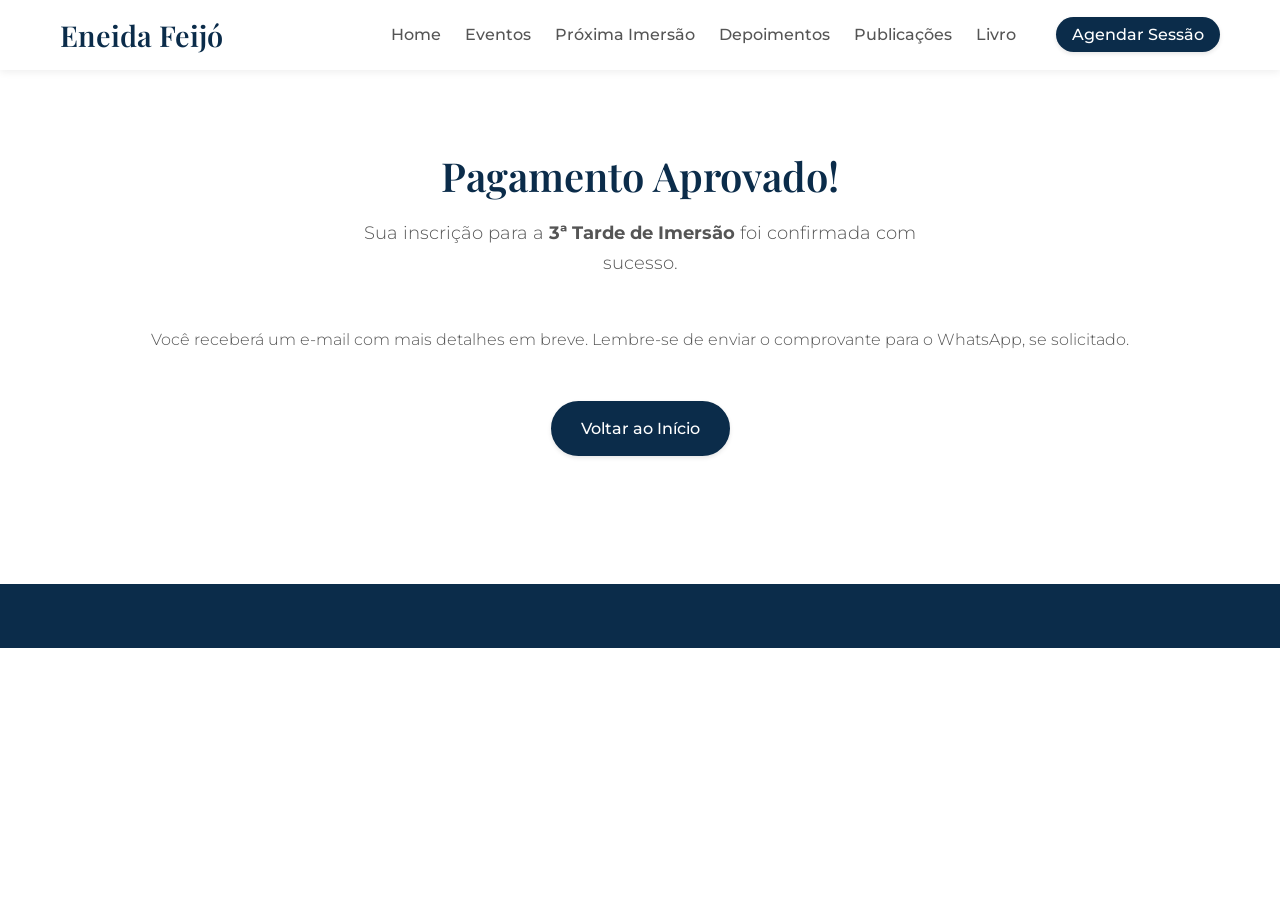
<file: sucesso/success.html>
<!DOCTYPE html>
<html lang="pt-br">
<head>
    <meta charset="UTF-8">
    <meta name="viewport" content="width=device-width, initial-scale=1.0">
    <title>Pagamento Aprovado - Eneida Feijó</title>
    <link rel="icon" type="image/png" href="/images/logo.png">
    <link rel="stylesheet" href="/assets/css/main.css">
    <link rel="preconnect" href="https://fonts.googleapis.com">
    <link rel="preconnect" href="https://fonts.gstatic.com" crossorigin>
    <link href="https://fonts.googleapis.com/css2?family=Montserrat:wght@300;400;500;700&family=Playfair+Display:wght@400;600&display=swap" rel="stylesheet">
</head>
<body>
    <div id="app-banner"></div>
    <header class="main-header" id="app-header"></header>

    <main>
        <section class="section-common" style="padding: 5rem 0; text-align: center;">
            <div class="container">
                <h1 class="section-title">Pagamento Aprovado!</h1>
                <p class="section-subtitle">Sua inscrição para a <strong>3ª Tarde de Imersão</strong> foi confirmada com sucesso.</p>
                <p>Você receberá um e-mail com mais detalhes em breve. Lembre-se de enviar o comprovante para o WhatsApp, se solicitado.</p>
                <a href="/index.html" class="btn-primary" style="margin-top: 2rem;">Voltar ao Início</a>
            </div>
        </section>
    </main>

    <footer id="contato" class="main-footer" id="app-footer"></footer>
    <script type="module" src="/assets/js/main.js"></script>
    <script>
        document.addEventListener('DOMContentLoaded', () => {
            setTimeout(() => {
                const cta = document.getElementById('footer-cta');
                if (cta) cta.style.display = 'none';
            }, 500);
        });
    </script>
</body>
</html>
</file>
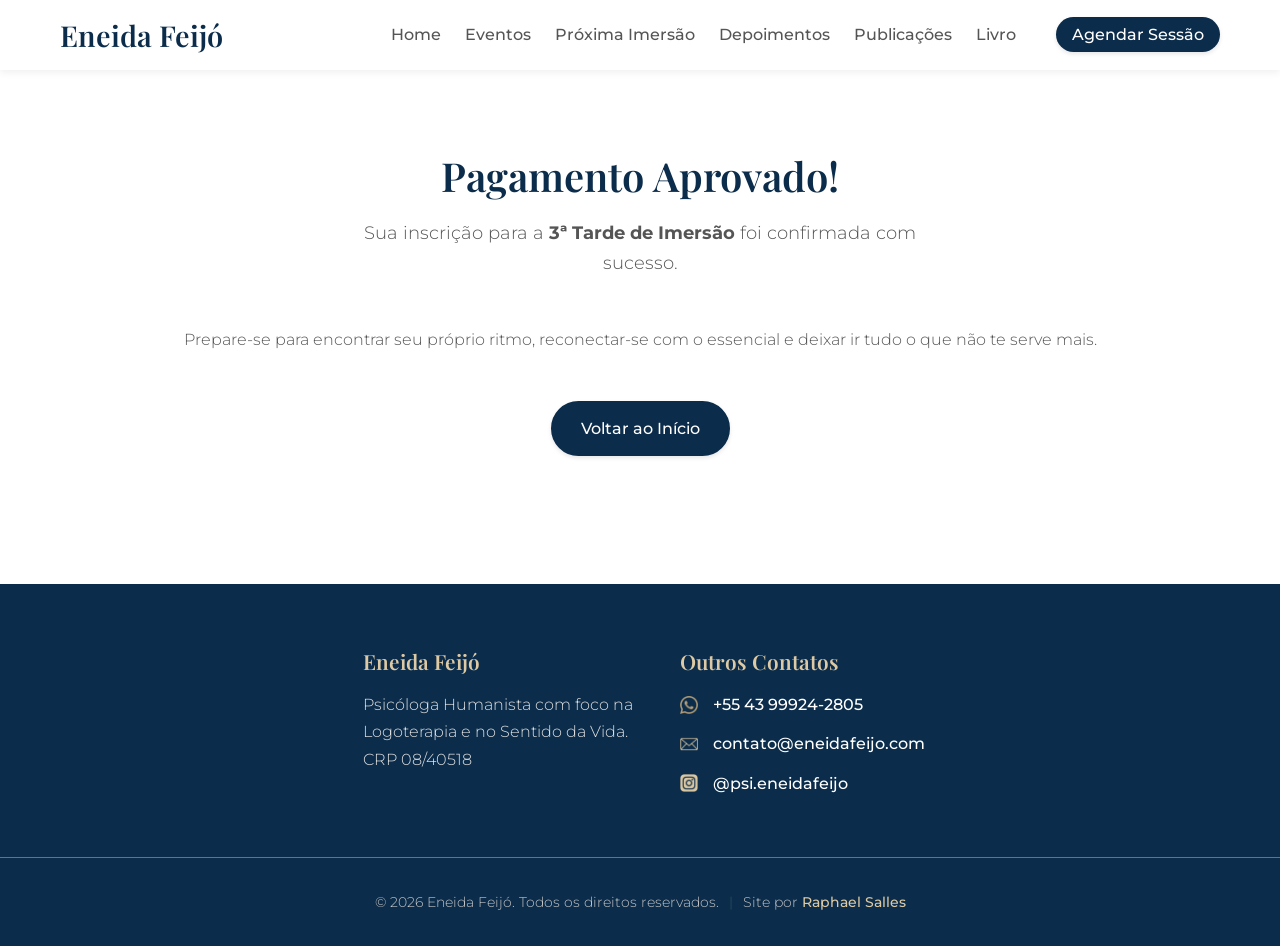
<file: pages/sucesso/success.html>
<!DOCTYPE html>
<html lang="pt-br">
<head>
    <meta charset="UTF-8">
    <meta name="viewport" content="width=device-width, initial-scale=1.0">
    <title>Pagamento Aprovado - Eneida Feijó</title>
    <link rel="icon" type="image/png" href="../../assets/images/ui/logo.png">
    <link rel="stylesheet" href="../../assets/css/main.css">
    <link rel="preconnect" href="https://fonts.googleapis.com">
    <link rel="preconnect" href="https://fonts.gstatic.com" crossorigin>
    <link href="https://fonts.googleapis.com/css2?family=Montserrat:wght@300;400;500;700&family=Playfair+Display:wght@400;600&display=swap" rel="stylesheet">
</head>
<body>
    <div id="app-banner"></div>
    <header class="main-header" id="app-header"></header>

    <main>
        <section class="section-common" style="padding: 5rem 0; text-align: center;">
            <div class="container">
                <h1 class="section-title">Pagamento Aprovado!</h1>
                <p class="section-subtitle">Sua inscrição para a <strong>3ª Tarde de Imersão</strong> foi confirmada com sucesso.</p>
                <p>Prepare-se para encontrar seu próprio ritmo, reconectar-se com o essencial e deixar ir tudo o que não te serve mais.</p>
                <a href="../../index.html" class="btn-primary" style="margin-top: 2rem;">Voltar ao Início</a>
            </div>
        </section>
    </main>

    <footer class="main-footer" id="app-footer"></footer>
    <script type="module" src="../../assets/js/main.js"></script>
    <script>
        document.addEventListener('DOMContentLoaded', () => {
            setTimeout(() => {
                const cta = document.getElementById('footer-cta');
                if (cta) cta.style.display = 'none';
            }, 500);
        });
    </script>
</body>
</html>
</file>
<file: assets/css/main.css>
/* ==========================================================================
   Main CSS File - Orquestrador de Estilos
   ========================================================================== */

/* 1. Base (Variáveis, Reset, Tipografia, Utilidades) */
@import url('base/variables.css');
@import url('base/reset.css');
@import url('base/utilities.css');

/* 2. Layout (Estruturas globais, Header, Footer) */
@import url('layout/header.css');
@import url('layout/footer.css');
@import url('layout/banner.css');

/* 3. Componentes (Elementos reaproveitáveis) */
@import url('components/buttons.css');
@import url('components/cards.css');
@import url('components/forms.css');
@import url('components/sales.css');

/* 4. Páginas (Estilos específicos de escopo) */
@import url('pages/home.css');
@import url('pages/eventos.css');
@import url('pages/success.css');
</file>
<file: assets/css/pages/eventos-atuais.css>
/* ============================================================
 * 1. HERO SECTION (Cabeçalho do Evento)
 * ============================================================ */
.event-hero {
    padding: 4rem 0;
    margin-bottom: 3rem;
    background-color: var(--color-primary);
    background-image: linear-gradient(rgba(11, 44, 74, 0.8), rgba(11, 44, 74, 0.8));
    background-size: cover;
    background-position: center;
    text-align: center;
    color: var(--color-base);
}

.event-hero h1 {
    color: var(--color-base);
    font-size: 3rem;
    text-shadow: 1px 1px 3px rgba(0, 0, 0, 0.3);
}

.event-hero .event-subtitle {
    font-size: 1.5rem;
    color: var(--color-accent);
    margin-bottom: 0.5rem;
    font-weight: 400;
}

.event-hero .event-date {
    font-size: 1.2rem;
    color: var(--color-base);
    font-weight: 500;
    margin-bottom: 0;
}

.event-hero .event-description {
    max-width: 740px;
    margin: 1.75rem auto 0;
    font-size: 1.1rem;
    line-height: 1.8;
    color: rgba(255, 255, 255, 0.9);
}

/* ============================================================
 * 2. ESTRUTURA GERAL DE DETALHES (Grid Principal tipo Masonry)
 * ============================================================ */
.event-details-section {
    padding: 5rem 0;
}

.event-details-section .section-title-alt {
    font-size: 2.2rem;
    text-align: center;
    width: 100%;
    margin-bottom: 3rem;
}

/* ============================================================
 * 2. ESTRUTURA GERAL DE DETALHES (Colunas Estruturais)
 * ============================================================ */
.event-layout-columns {
    display: flex;
    flex-direction: column; /* Mobile: Uma coluna, tudo empilhado */
    gap: 2rem;
    max-width: 1200px;
    margin: 0 auto;
}

.event-column {
    display: flex;
    flex-direction: column;
    gap: 2rem; /* Espaçamento vertical entre os cards da mesma coluna */
    width: 100%;
}

/* Layout Desktop: Duas colunas lado a lado */
@media (min-width: 993px) {
    .event-layout-columns {
        flex-direction: row; /* Coloca as duas colunas lado a lado */
        align-items: flex-start; /* Impede que os cards estiquem a altura atoa */
    }

    .event-column {
        flex: 1; /* Faz as duas colunas terem exatamente 50% da largura */
    }
}

.event-info-item {
    background: var(--color-background-alt);
    border-radius: var(--border-radius);
    padding: 1.75rem;
    box-shadow: 0 4px 15px rgba(0, 0, 0, 0.05);
    border-left: 4px solid var(--color-accent);
    transition: transform 0.2s ease;
    height: fit-content;
}

.section-divider {
    border-bottom: 3px solid var(--color-accent);
    margin-top: 3rem;
}

/* ============================================================
 * 3. COLUNA 1: CRONOGRAMA (Estilo Timeline)
 * ============================================================ */
.timeline-list {
    list-style: none;
    padding: 0;
    margin: 0;
    position: relative;
}

.timeline-list::before {
    content: '';
    position: absolute;
    top: 0;
    left: 11px;
    height: 100%;
    width: 2px;
    background-color: var(--color-secondary);
    opacity: 0.5;
}

.timeline-list li {
    display: flex;
    align-items: flex-start;
    margin-bottom: 1.5rem;
    position: relative;
}

.timeline-list li::before {
    content: '';
    position: absolute;
    left: 6px;
    top: 6px;
    width: 12px;
    height: 12px;
    background-color: var(--color-secondary);
    border-radius: 50%;
    box-shadow: 0 0 0 3px var(--color-background-alt);
}

.timeline-list .time {
    font-weight: 700;
    color: var(--color-primary);
    min-width: 70px;
    margin-left: 2rem;
    font-size: 1.05rem;
}

.timeline-list .timeline-content {
    color: var(--color-text-dark);
    line-height: 1.4;
    padding-top: 2px;
}

.timeline-list .timeline-content span {
    font-size: 0.9rem;
    color: var(--color-text-light);
    font-style: italic;
}

/* ============================================================
 * 4. COLUNA 2: CONDUTORAS (Cards de Perfil)
 * ============================================================ */
.prof-card {
    display: flex;
    gap: 1rem;
    margin-bottom: 1.5rem;
    align-items: flex-start;
}

.prof-img {
    flex-shrink: 0;
    width: 80px;
    height: 80px;
    border-radius: 50%;
    overflow: hidden;
    border: 3px solid var(--color-background-alt);
    box-shadow: var(--box-shadow);
}

.prof-img img {
    width: 100%;
    height: 100%;
    object-fit: cover;
}

.prof-details h4 {
    margin: 0 0 0.25rem 0;
    color: var(--color-primary);
    font-size: 1.15rem;
}

.prof-details p {
    margin: 0;
    font-size: 0.95rem;
    color: var(--color-text-dark);
    line-height: 1.5;
}

/* ============================================================
 * 5. COLUNA 3: INFORMAÇÕES GERAIS E MAPA RURAL
 * ============================================================ */
.event-info-item {
    background: var(--color-background-alt);
    border-radius: var(--border-radius);
    padding: 1.75rem;
    box-shadow: 0 4px 15px rgba(0, 0, 0, 0.05);
    border-left: 4px solid var(--color-accent);
    transition: transform 0.2s ease;
    height: fit-content;
}

.event-info-item:hover {
    transform: translateY(-2px);
}

.event-info-item h3 {
    display: flex;
    align-items: center;
    gap: 0.75rem;
    margin: 0 0 1rem;
    font-size: 1.5rem;
    color: var(--color-primary);
    font-family: var(--font-heading);
}

.event-info-item h3 svg {
    color: var(--color-accent);
}

.event-info-item p {
    margin: 0;
    color: var(--color-text-dark);
    line-height: 1.6;
}

/* Foco Rural: Design específico para mapas sem endereço de texto */
.map-rural-focus {
    position: relative;
    border-radius: var(--border-radius);
    overflow: hidden;
    /* Margens negativas para anular o padding do card e encostar nas bordas */
    margin: 0 -1.75rem -1.75rem -1.75rem; 
    border-top-left-radius: 0;
    border-top-right-radius: 0;
}

.map-rural-focus #mapa-evento {
    width: 100%;
    height: 250px;
    border: none;
}

/* Banner do Mapa (PC) */
.rural-location-banner {
    display: flex;
    justify-content: space-between;
    align-items: center;
    background: var(--color-primary);
    padding: 1.5rem 2rem;
    border-radius: 0 0 var(--border-radius) var(--border-radius);
    gap: 2rem;
}

.rural-info {
    display: flex;
    flex-direction: column;
    color: var(--color-base);
}

.rural-info strong {
    font-size: 1.2rem;
    display: block;
    margin-bottom: 4px;
}

.rural-info span {
    font-size: 0.9rem;
    opacity: 0.9;
    letter-spacing: 0.3px;
}

/* Botão de Traçar Rota refatorado para melhor contraste */
.btn-acao-mapa.destaque {
    padding: 0.8rem 1.5rem;
    gap: 0.75rem;
    white-space: nowrap;
    background-color: transparent;
    color: var(--color-base);
    border: 1px solid rgba(255, 255, 255, 0.4);
    border-radius: 4px;
    transition: all 0.3s ease;
}

.btn-acao-mapa.destaque:hover {
    background-color: var(--color-base);
    color: var(--color-primary);
    border-color: var(--color-base);
    transform: translateY(-1px);
}

/* =========================================
 * 6. REFINAMENTO: O QUE LEVAR (MODULAR)
 * ========================================= */
.info-checklist {
    list-style: none;
    padding: 0;
    margin: 0.5rem 0 0 0;
    display: grid;
    gap: 1rem;
}

.info-checklist li {
    display: flex;
    align-items: flex-start;
    gap: 12px;
}

.check-icon {
    width: 8px;
    height: 8px;
    background-color: var(--color-accent);
    border-radius: 50%;
    margin-top: 8px;
    flex-shrink: 0;
}

.info-checklist p {
    margin: 0 !important;
    font-size: 0.95rem;
    line-height: 1.5;
    color: var(--color-text-dark);
}

.info-checklist p strong {
    color: var(--color-primary);
    font-weight: 600;
}

/* ============================================================
 * 7. FLUXO DE COMPRA E PAGAMENTO (Passos e Stripe)
 * ============================================================ */
.passos-container {
    display: grid;
    grid-template-columns: repeat(3, 1fr);
    gap: 2rem;
    text-align: center;
}

.passo {
    background: var(--color-base);
    padding: 2rem;
    border-radius: var(--border-radius);
    box-shadow: var(--box-shadow);
    display: flex;
    flex-direction: column;
    align-items: center;
    transition: all 0.3s ease;
}

.passo:hover {
    transform: translateY(-5px);
    box-shadow: 0 8px 15px rgba(0, 0, 0, 0.08);
}

.passo span {
    display: inline-flex;
    justify-content: center;
    align-items: center;
    width: 50px;
    height: 50px;
    border-radius: 50%;
    background-color: var(--color-primary);
    color: var(--color-base);
    font-size: 1.5rem;
    font-weight: 700;
    margin-bottom: 1rem;
}

.passo h3 {
    color: var(--color-primary);
    margin-bottom: 0.5rem;
}

.stripe-accepted-brands {
    display: flex;
    flex-direction: column;
    align-items: center;
    gap: 8px;
    margin: 15px 0 20px 0;
}

.brands-label {
    font-size: 0.85rem;
    color: #666;
    font-family: 'Montserrat', sans-serif;
    text-transform: uppercase;
    letter-spacing: 0.5px;
}

.brands-logos {
    display: flex;
    gap: 15px;
    align-items: center;
    justify-content: center;
}

.brands-logos img {
    height: 22px;
    width: auto;
    object-fit: contain;
    opacity: 0.85;
    transition: opacity 0.2s ease;
}

.brands-logos img:hover {
    opacity: 1;
}

.payment-email-warning {
    background-color: #fdfaf3;
    border-left: 4px solid #d4af37;
    padding: 12px 15px;
    margin-bottom: 20px;
    font-size: 0.85rem;
    text-align: left;
    color: #555;
    border-radius: 0 4px 4px 0;
    line-height: 1.5;
    font-family: 'Montserrat', sans-serif;
}

.investment-proof {
    text-align: center;
    margin-top: 4rem;
    border-top: 1px solid #e0e0e0;
    padding-top: 3rem;
    max-width: 800px;
    margin-left: auto;
    margin-right: auto;
}

.investment-proof .aviso {
    margin-bottom: 2rem;
    font-size: 1.1rem;
    max-width: 600px;
    margin-left: auto;
    margin-right: auto;
}

.whatsapp-number-caption {
    font-size: 0.95rem;
    color: var(--color-text-light);
    margin-top: 1rem;
}

.whatsapp-icon {
    width: 32px;
    height: 32px;
    object-fit: contain;
    margin-right: 10px;
    display: block;
}

/* ============================================================
 * 8. RESPONSIVIDADE (Mobile & Tablets)
 * ============================================================ */
@media (max-width: 992px) {
    .event-hero h1 {
        font-size: 2.5rem;
    }

    .event-hero .event-subtitle {
        font-size: 1.2rem;
    }

    /* O grid já cai para flex column automaticamente fora da media query de min-width: 993px */

    .rural-location-banner {
        padding: 1.25rem;
        flex-direction: column;
        text-align: center;
        gap: 1.25rem;
    }

    .rural-info strong {
        font-size: 1.1rem;
    }

    .btn-acao-mapa.destaque {
        width: 100%;
        justify-content: center;
    }

    .passos-container {
        grid-template-columns: 1fr;
    }
}

@media (max-width: 768px) {
    .event-hero h1 {
        font-size: 2rem;
    }

    .event-hero .event-subtitle {
        font-size: 1.1rem;
    }
}
</file>
